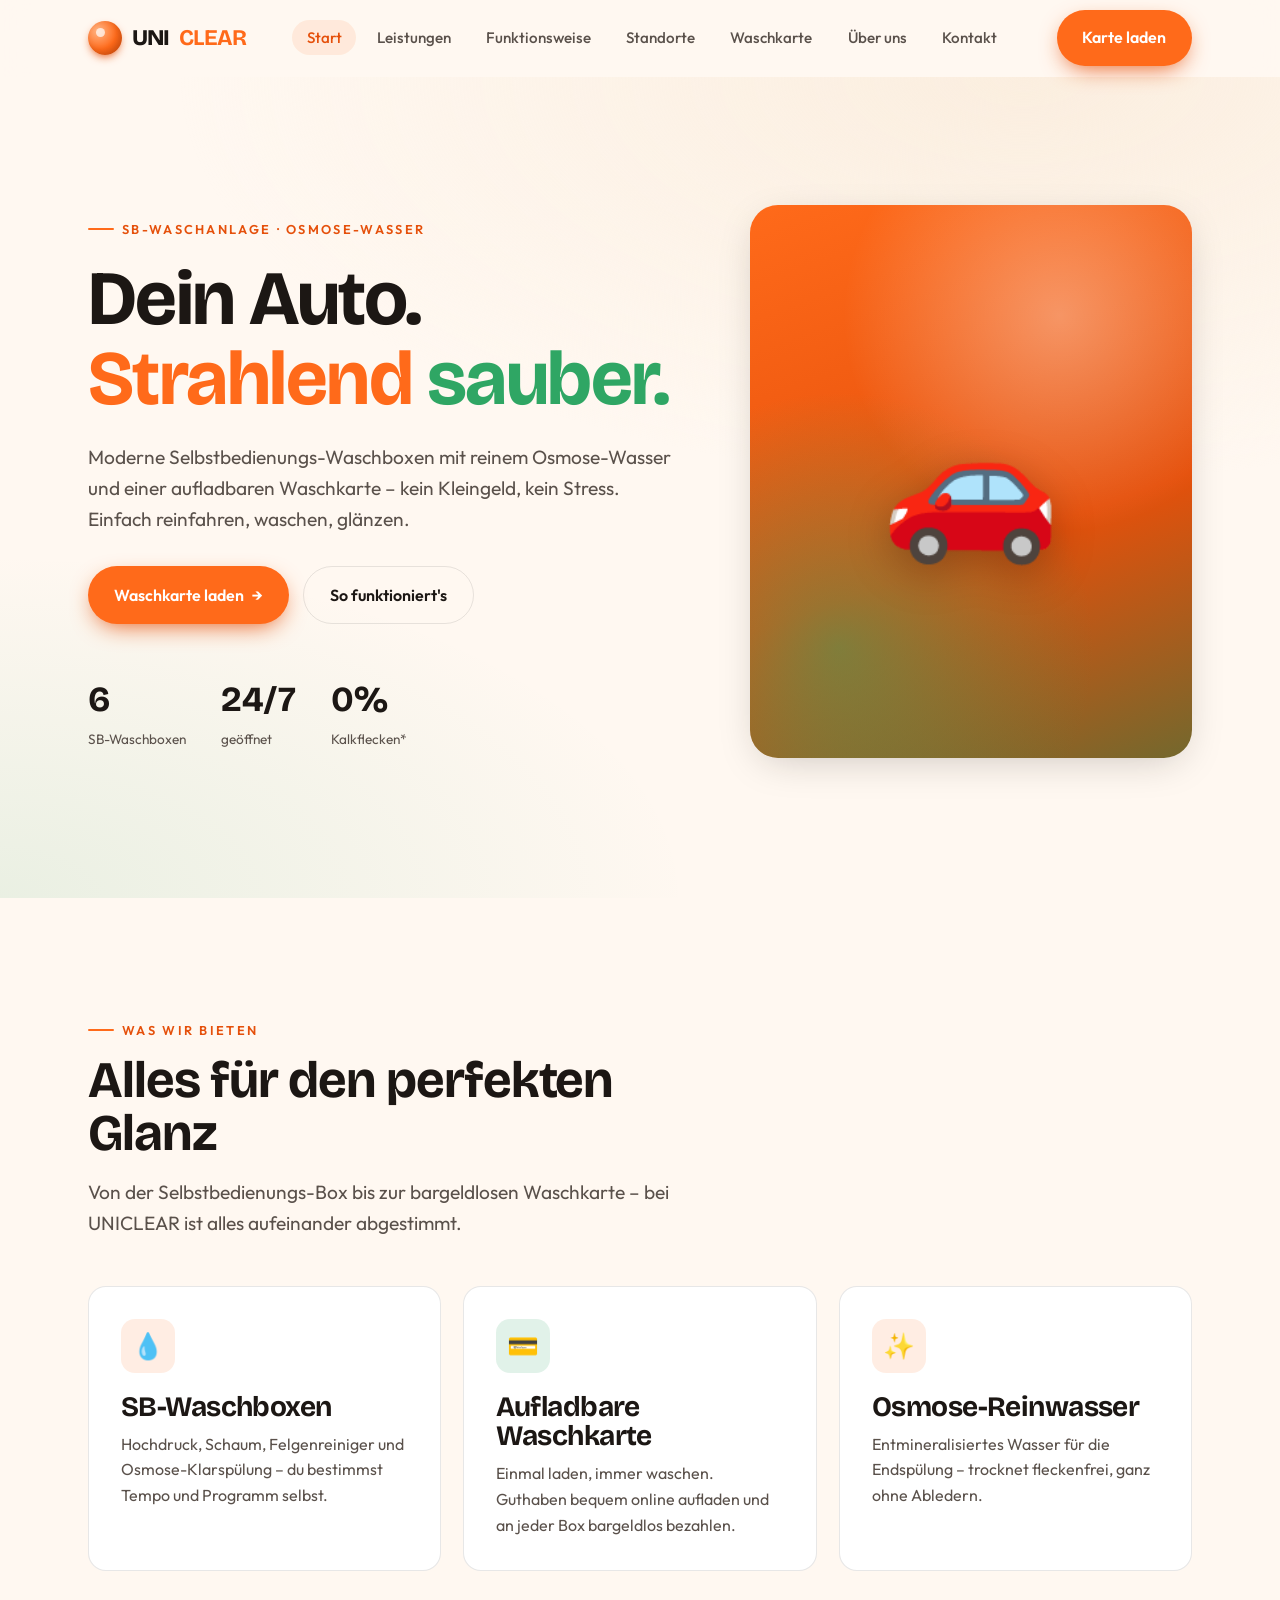
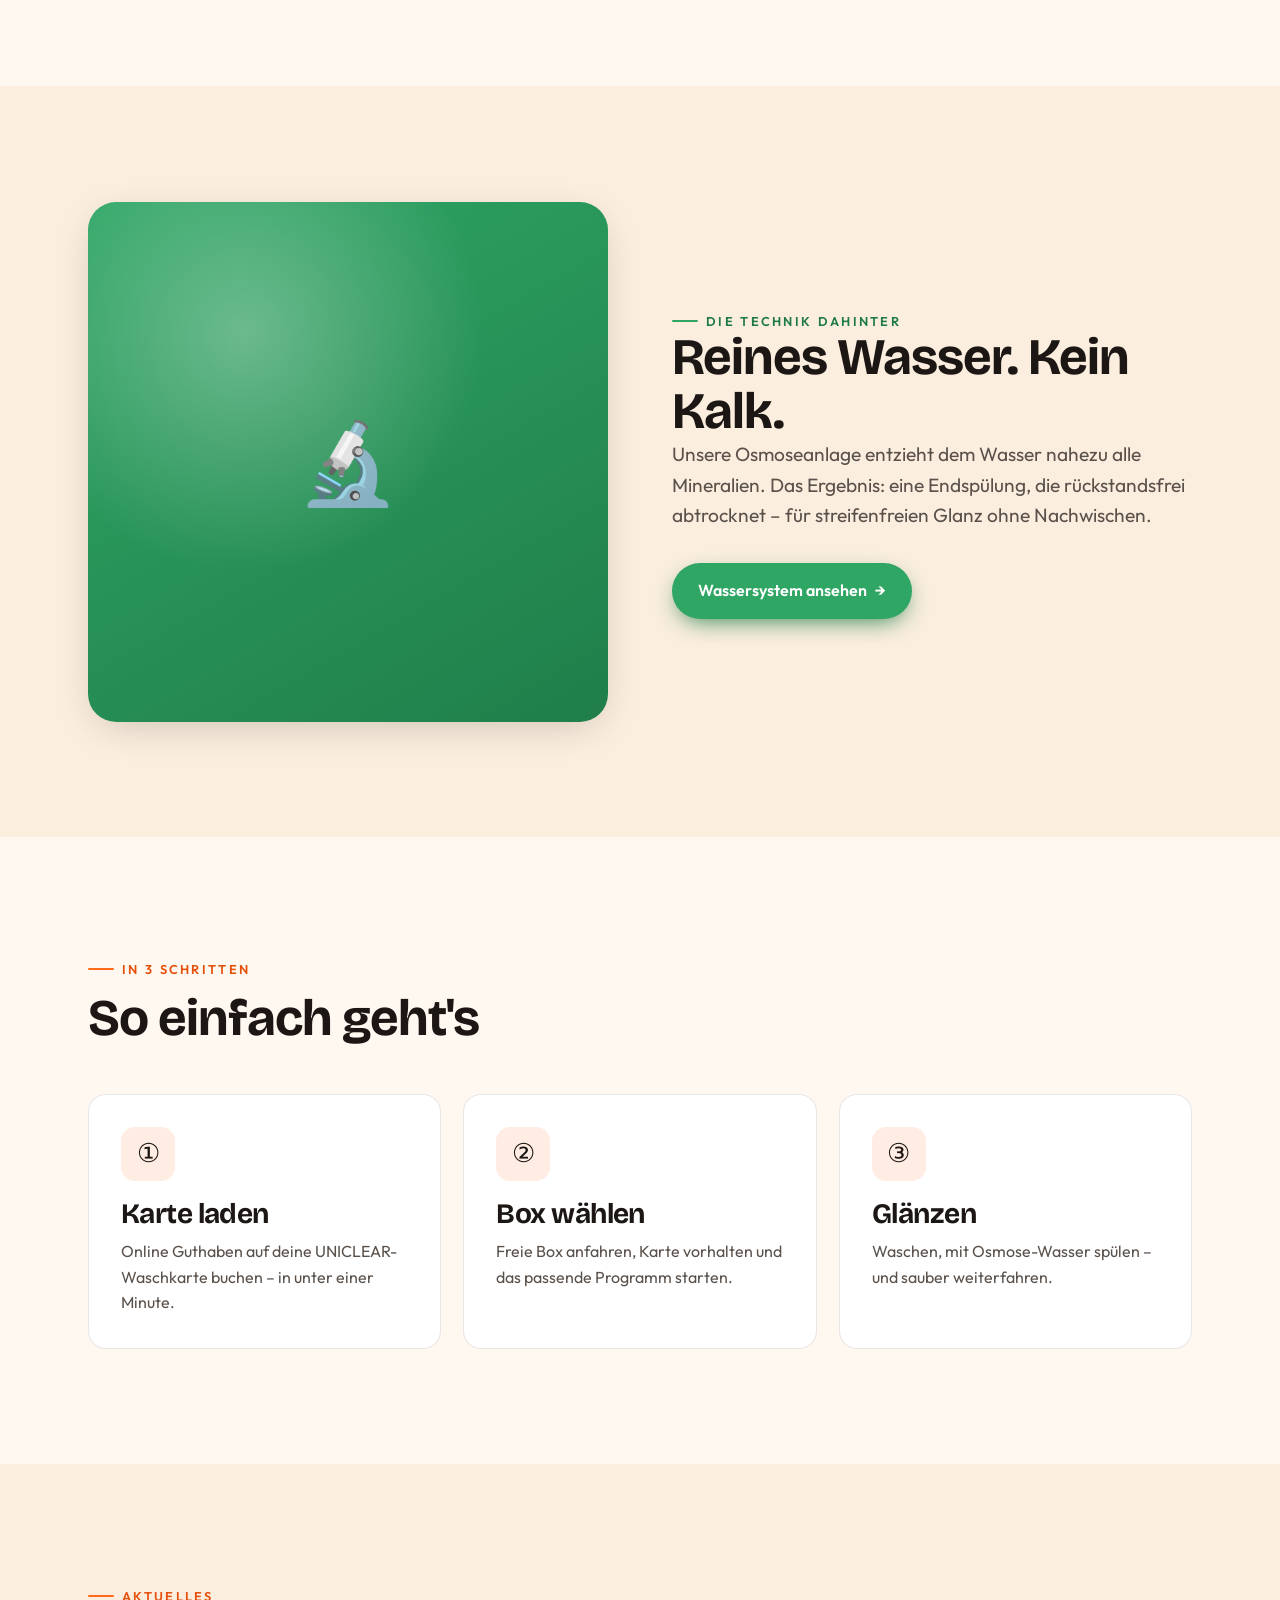
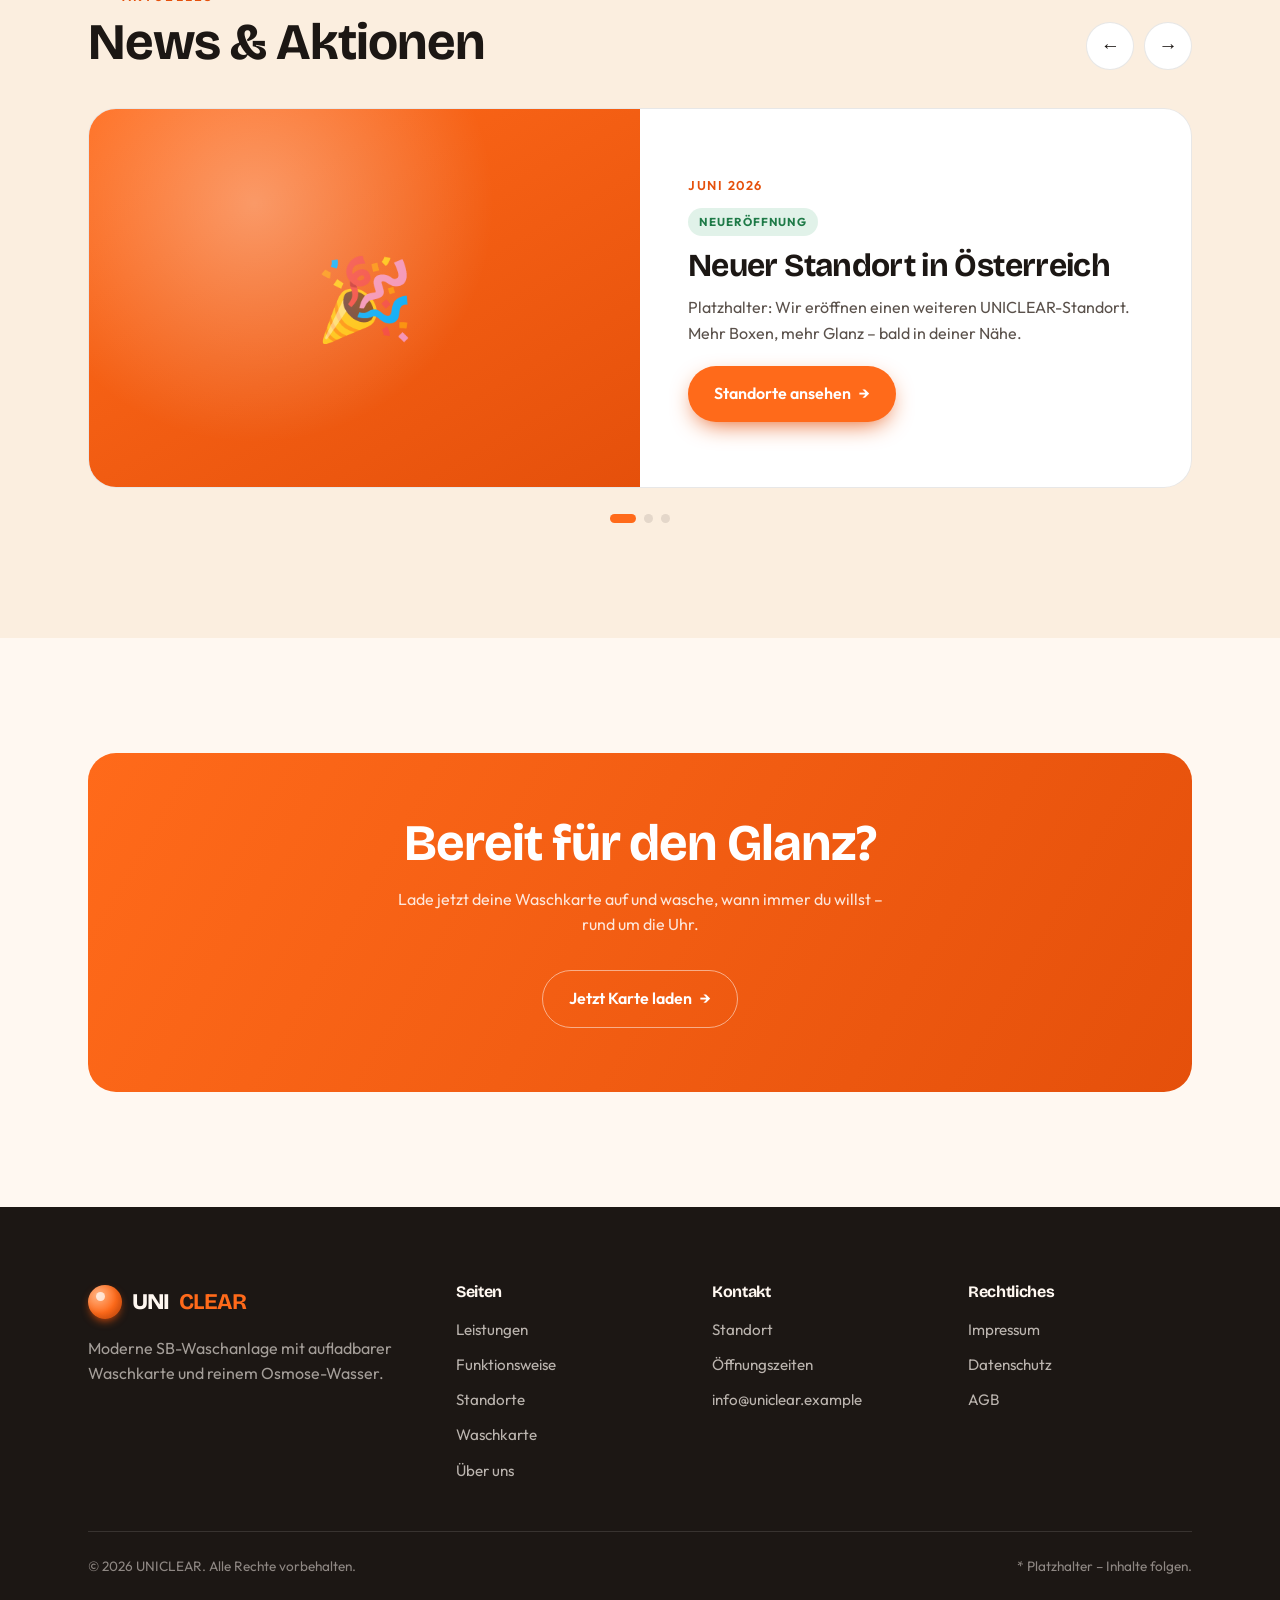
<file: index.html>
<!DOCTYPE html>
<html lang="de">
<head>
  <meta charset="UTF-8">
  <meta name="viewport" content="width=device-width, initial-scale=1.0">
  <title>UNICLEAR – Die clevere Waschanlage</title>
  <meta name="description" content="UNICLEAR – moderne SB-Waschboxen mit aufladbarer Waschkarte und reinem Osmose-Wasser. Sauber, schnell, glänzend.">
  <link rel="stylesheet" href="css/style.css">
</head>
<body>

  <!-- HEADER -->
  <header class="site-header">
    <div class="wrap nav">
      <a href="index.html" class="logo"><span class="mark"></span>UNI<b>CLEAR</b></a>
      <nav>
        <ul class="nav-links">
          <li><a href="index.html" class="active">Start</a></li>
          <li><a href="leistungen.html">Leistungen</a></li>
          <li><a href="funktion.html">Funktionsweise</a></li>
          <li><a href="standorte.html">Standorte</a></li>
          <li><a href="shop.html">Waschkarte</a></li>
          <li><a href="ueber-uns.html">Über uns</a></li>
          <li><a href="kontakt.html">Kontakt</a></li>
        </ul>
      </nav>
      <div class="nav-cta">
        <a href="shop.html" class="btn btn-primary">Karte laden</a>
        <button class="nav-toggle" aria-label="Menü" aria-expanded="false"><span></span><span></span><span></span></button>
      </div>
    </div>
  </header>

  <!-- HERO -->
  <section class="hero">
    <div class="bubble-field" data-count="18"></div>
    <div class="wrap">
      <div class="hero-grid">
        <div>
          <span class="eyebrow reveal">SB-Waschanlage · Osmose-Wasser</span>
          <h1 class="reveal" data-delay="1">Dein Auto.<br><span class="accent">Strahlend</span> <span class="accent-g">sauber.</span></h1>
          <p class="lead reveal" data-delay="2">Moderne Selbstbedienungs-Waschboxen mit reinem Osmose-Wasser und einer aufladbaren Waschkarte – kein Kleingeld, kein Stress. Einfach reinfahren, waschen, glänzen.</p>
          <div class="hero-actions reveal" data-delay="3">
            <a href="shop.html" class="btn btn-primary">Waschkarte laden <span class="arrow">→</span></a>
            <a href="funktion.html" class="btn btn-ghost">So funktioniert's</a>
          </div>
          <div class="hero-stats reveal" data-delay="3">
            <div class="stat"><div class="num">6</div><div class="lbl">SB-Waschboxen</div></div>
            <div class="stat"><div class="num">24/7</div><div class="lbl">geöffnet</div></div>
            <div class="stat"><div class="num">0%</div><div class="lbl">Kalkflecken*</div></div>
          </div>
        </div>
        <div class="hero-visual reveal" data-delay="2">
          <div class="shine"></div>
          <div class="car">🚗</div>
        </div>
      </div>
    </div>
  </section>

  <!-- LEISTUNGEN -->
  <section>
    <div class="wrap">
      <div class="section-head reveal">
        <span class="eyebrow">Was wir bieten</span>
        <h2>Alles für den perfekten Glanz</h2>
        <p class="lead">Von der Selbstbedienungs-Box bis zur bargeldlosen Waschkarte – bei UNICLEAR ist alles aufeinander abgestimmt.</p>
      </div>
      <div class="grid grid-3">
        <article class="card reveal">
          <div class="icon">💧</div>
          <h3>SB-Waschboxen</h3>
          <p>Hochdruck, Schaum, Felgenreiniger und Osmose-Klarspülung – du bestimmst Tempo und Programm selbst.</p>
        </article>
        <article class="card alt reveal" data-delay="1">
          <div class="icon">💳</div>
          <h3>Aufladbare Waschkarte</h3>
          <p>Einmal laden, immer waschen. Guthaben bequem online aufladen und an jeder Box bargeldlos bezahlen.</p>
        </article>
        <article class="card reveal" data-delay="2">
          <div class="icon">✨</div>
          <h3>Osmose-Reinwasser</h3>
          <p>Entmineralisiertes Wasser für die Endspülung – trocknet fleckenfrei, ganz ohne Abledern.</p>
        </article>
      </div>
    </div>
  </section>

  <!-- SPLIT: Osmose -->
  <section style="background: var(--cream-2);">
    <div class="wrap">
      <div class="split">
        <div class="media-box reveal">🔬</div>
        <div class="reveal" data-delay="1">
          <span class="eyebrow green">Die Technik dahinter</span>
          <h2>Reines Wasser. Kein Kalk.</h2>
          <p class="lead">Unsere Osmoseanlage entzieht dem Wasser nahezu alle Mineralien. Das Ergebnis: eine Endspülung, die rückstandsfrei abtrocknet – für streifenfreien Glanz ohne Nachwischen.</p>
          <div class="hero-actions">
            <a href="funktion.html" class="btn btn-green">Wassersystem ansehen <span class="arrow">→</span></a>
          </div>
        </div>
      </div>
    </div>
  </section>

  <!-- ABLAUF -->
  <section>
    <div class="wrap">
      <div class="section-head reveal">
        <span class="eyebrow">In 3 Schritten</span>
        <h2>So einfach geht's</h2>
      </div>
      <div class="grid grid-3">
        <div class="card reveal">
          <div class="icon">①</div>
          <h3>Karte laden</h3>
          <p>Online Guthaben auf deine UNICLEAR-Waschkarte buchen – in unter einer Minute.</p>
        </div>
        <div class="card reveal" data-delay="1">
          <div class="icon">②</div>
          <h3>Box wählen</h3>
          <p>Freie Box anfahren, Karte vorhalten und das passende Programm starten.</p>
        </div>
        <div class="card reveal" data-delay="2">
          <div class="icon">③</div>
          <h3>Glänzen</h3>
          <p>Waschen, mit Osmose-Wasser spülen – und sauber weiterfahren.</p>
        </div>
      </div>
    </div>
  </section>

  <!-- NEWS-SLIDER -->
  <section class="news">
    <div class="wrap">
      <div class="news-head reveal">
        <div>
          <span class="eyebrow">Aktuelles</span>
          <h2 style="margin-top:0.6rem;">News & Aktionen</h2>
        </div>
        <div class="news-controls">
          <button class="slider-btn" data-prev aria-label="Vorherige News">←</button>
          <button class="slider-btn" data-next aria-label="Nächste News">→</button>
        </div>
      </div>

      <div class="news-slider reveal" data-slider="6000">
        <div class="news-viewport">
          <div class="news-track">
            <div class="news-slide">
              <div class="news-slide-inner">
                <div class="news-media">🎉</div>
                <div class="news-body">
                  <span class="news-date">Juni 2026</span>
                  <span class="news-tag">Neueröffnung</span>
                  <h3>Neuer Standort in Österreich</h3>
                  <p>Platzhalter: Wir eröffnen einen weiteren UNICLEAR-Standort. Mehr Boxen, mehr Glanz – bald in deiner Nähe.</p>
                  <div style="margin-top:1.2rem;"><a href="standorte.html" class="btn btn-primary">Standorte ansehen <span class="arrow">→</span></a></div>
                </div>
              </div>
            </div>
            <div class="news-slide">
              <div class="news-slide-inner">
                <div class="news-media">💳</div>
                <div class="news-body">
                  <span class="news-date">Mai 2026</span>
                  <span class="news-tag">Aktion</span>
                  <h3>Bonus beim Karten-Aufladen</h3>
                  <p>Platzhalter: Lade jetzt Guthaben auf deine Waschkarte und erhalte extra Bonus obendrauf.</p>
                  <div style="margin-top:1.2rem;"><a href="shop.html" class="btn btn-green">Jetzt aufladen <span class="arrow">→</span></a></div>
                </div>
              </div>
            </div>
            <div class="news-slide">
              <div class="news-slide-inner">
                <div class="news-media">💧</div>
                <div class="news-body">
                  <span class="news-date">April 2026</span>
                  <span class="news-tag">Neu</span>
                  <h3>Noch reineres Osmose-Wasser</h3>
                  <p>Platzhalter: Unsere neue Osmoseanlage sorgt für noch streifenfreieren Glanz an allen Boxen.</p>
                  <div style="margin-top:1.2rem;"><a href="funktion.html" class="btn btn-ghost">Mehr erfahren <span class="arrow">→</span></a></div>
                </div>
              </div>
            </div>
          </div>
        </div>
        <div class="news-dots"></div>
      </div>
    </div>
  </section>

  <!-- CTA -->
  <section>
    <div class="wrap">
      <div class="cta-band reveal">
        <div class="bubble-field" data-count="10"></div>
        <div style="position:relative; z-index:2;">
          <h2>Bereit für den Glanz?</h2>
          <p>Lade jetzt deine Waschkarte auf und wasche, wann immer du willst – rund um die Uhr.</p>
          <a href="shop.html" class="btn btn-ghost">Jetzt Karte laden <span class="arrow">→</span></a>
        </div>
      </div>
    </div>
  </section>

  <!-- FOOTER -->
  <footer class="site-footer">
    <div class="wrap">
      <div class="footer-grid">
        <div>
          <a href="index.html" class="logo"><span class="mark"></span>UNI<b style="color:var(--orange)">CLEAR</b></a>
          <p>Moderne SB-Waschanlage mit aufladbarer Waschkarte und reinem Osmose-Wasser.</p>
        </div>
        <div class="footer-col">
          <h4>Seiten</h4>
          <ul>
            <li><a href="leistungen.html">Leistungen</a></li>
            <li><a href="funktion.html">Funktionsweise</a></li>
            <li><a href="standorte.html">Standorte</a></li>
            <li><a href="shop.html">Waschkarte</a></li>
            <li><a href="ueber-uns.html">Über uns</a></li>
          </ul>
        </div>
        <div class="footer-col">
          <h4>Kontakt</h4>
          <ul>
            <li><a href="kontakt.html">Standort</a></li>
            <li><a href="kontakt.html">Öffnungszeiten</a></li>
            <li><a href="mailto:info@uniclear.example">info@uniclear.example</a></li>
          </ul>
        </div>
        <div class="footer-col">
          <h4>Rechtliches</h4>
          <ul>
            <li><a href="#">Impressum</a></li>
            <li><a href="#">Datenschutz</a></li>
            <li><a href="#">AGB</a></li>
          </ul>
        </div>
      </div>
      <div class="footer-bottom">
        <span>© 2026 UNICLEAR. Alle Rechte vorbehalten.</span>
        <span>* Platzhalter – Inhalte folgen.</span>
      </div>
    </div>
  </footer>

  <script src="js/main.js"></script>
</body>
</html>
</file>
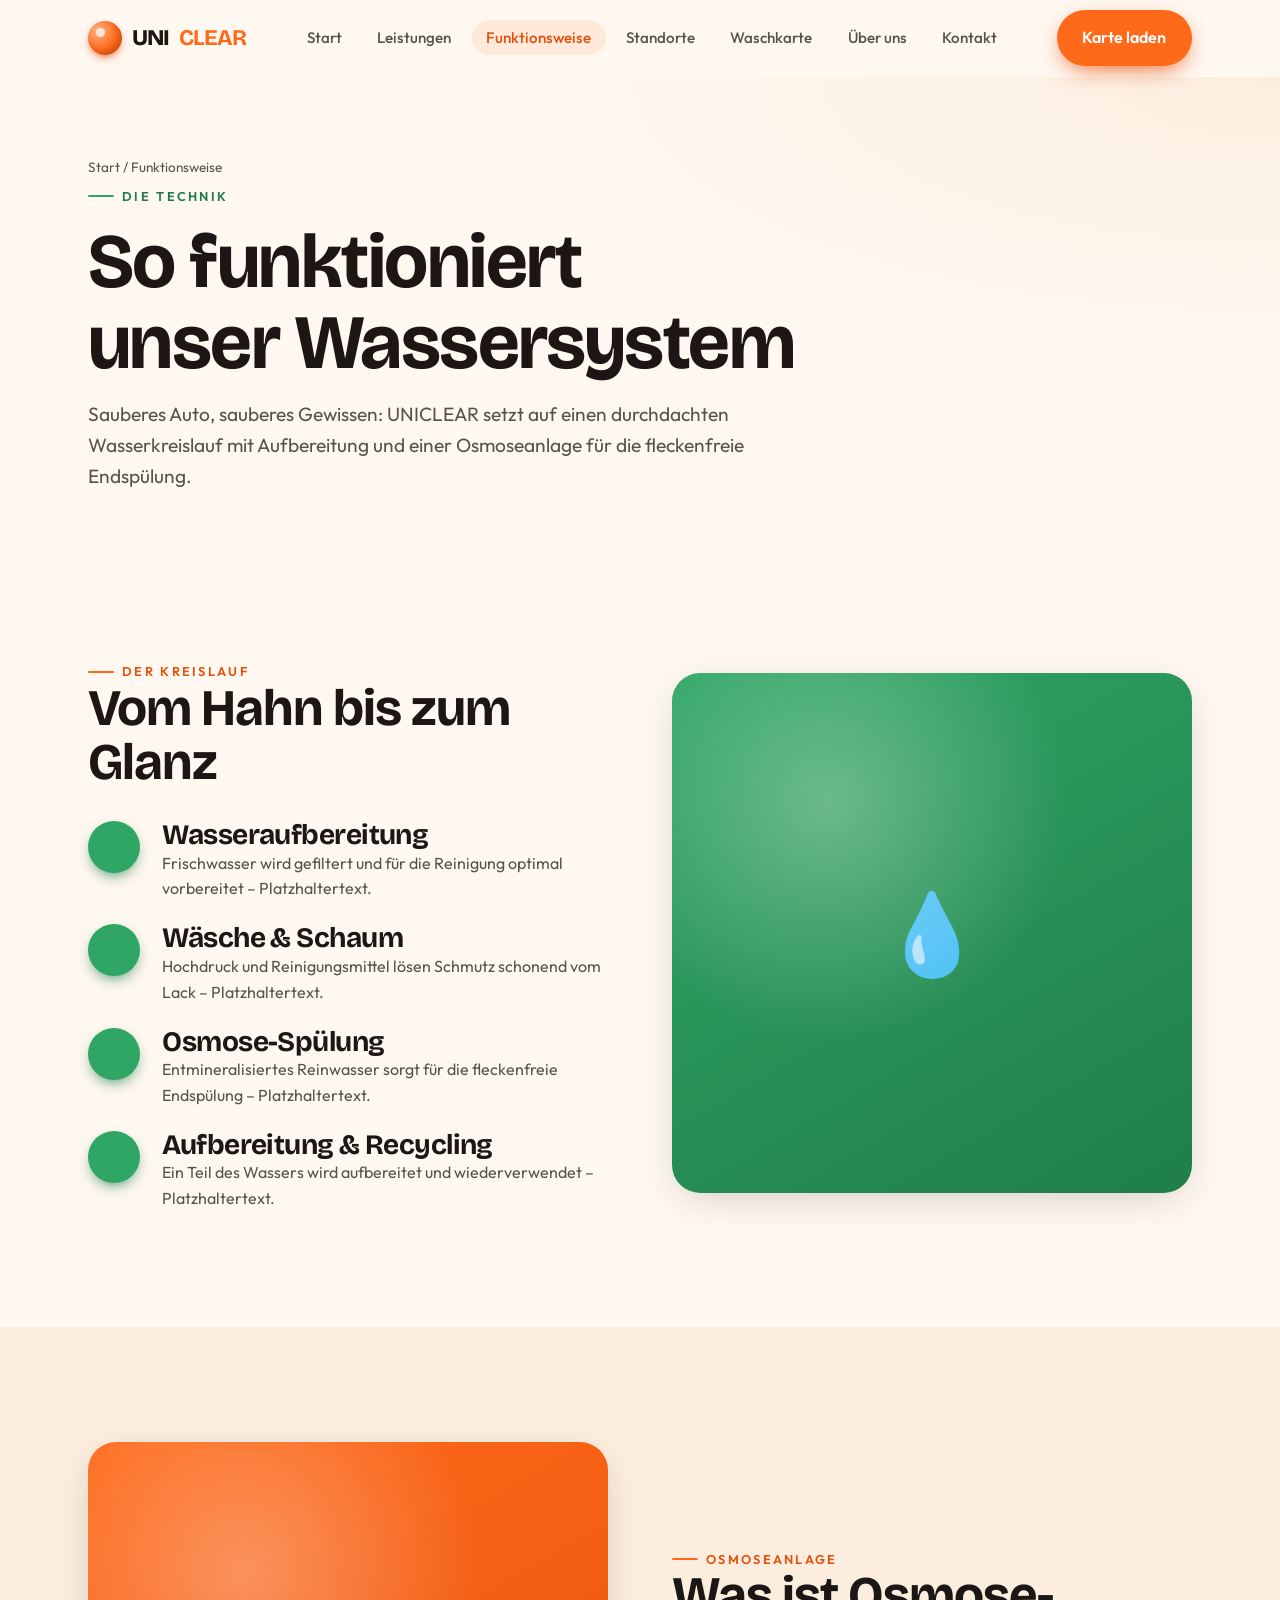
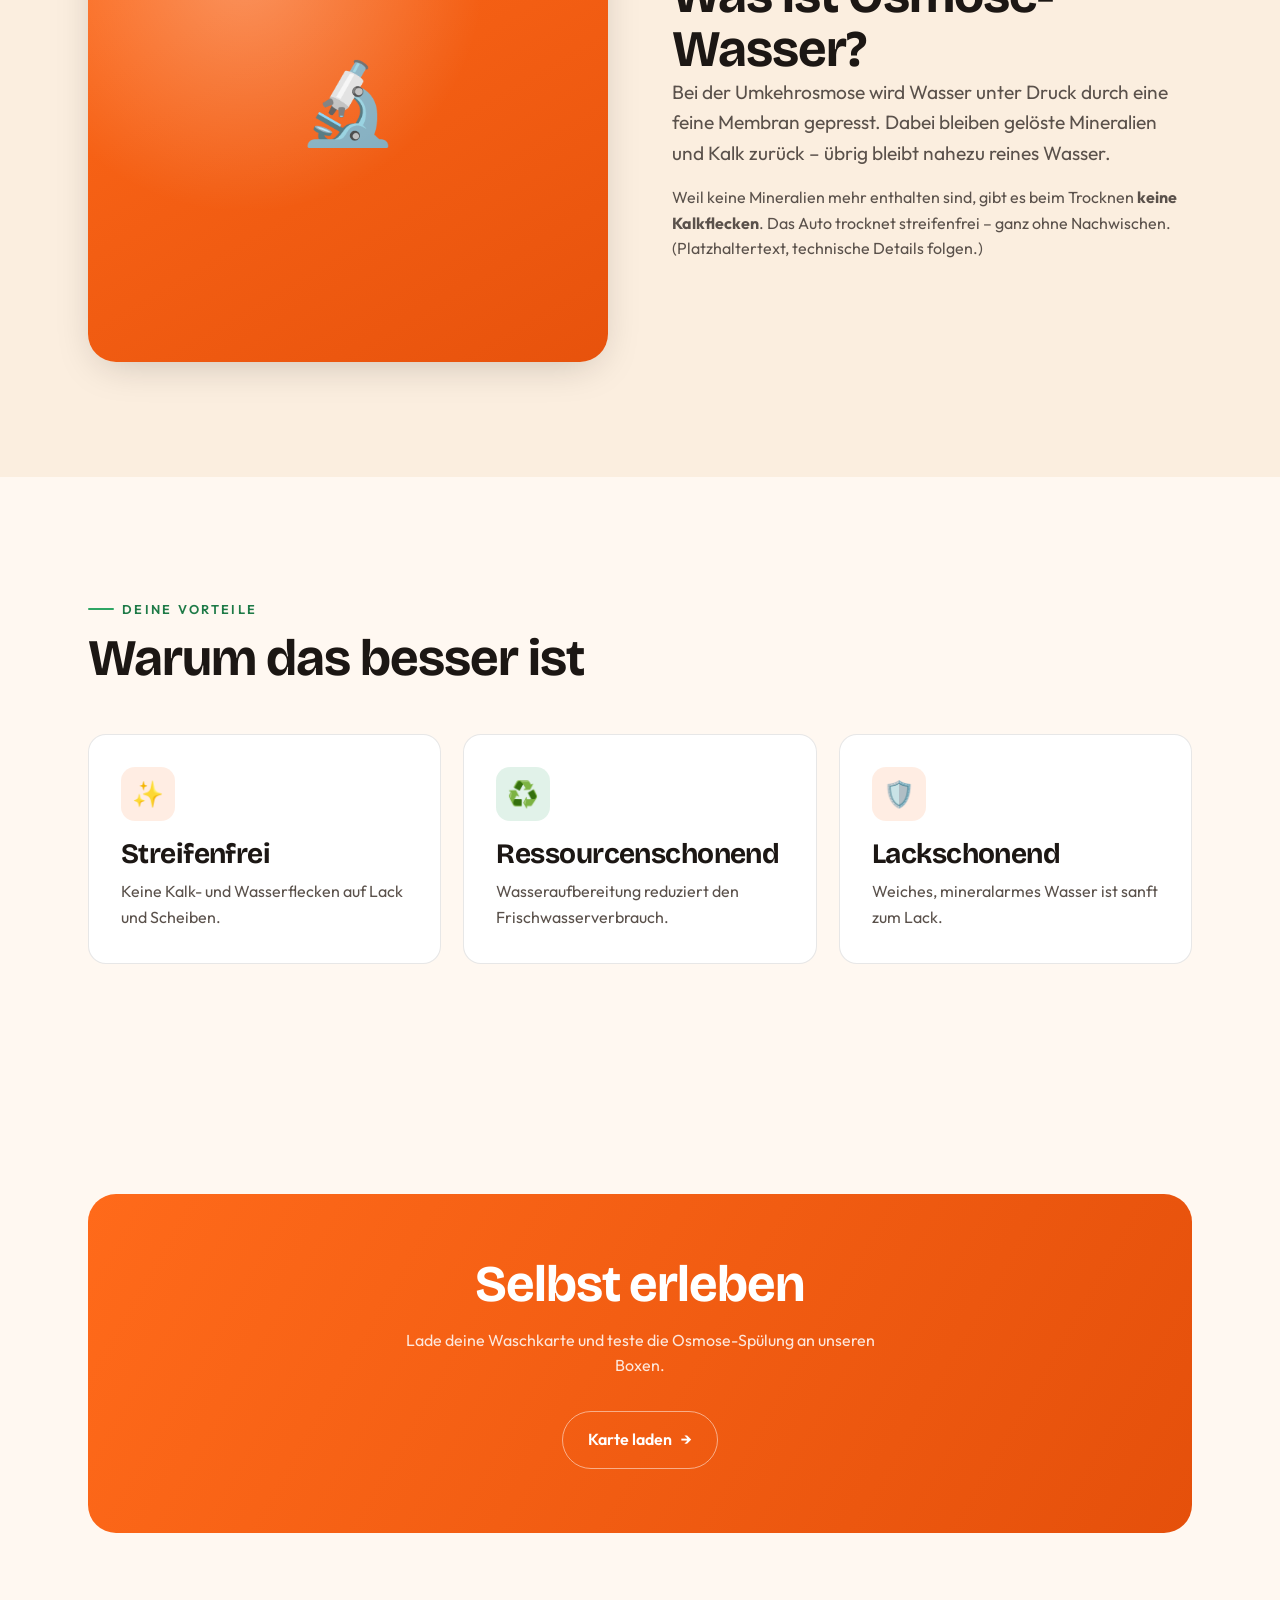
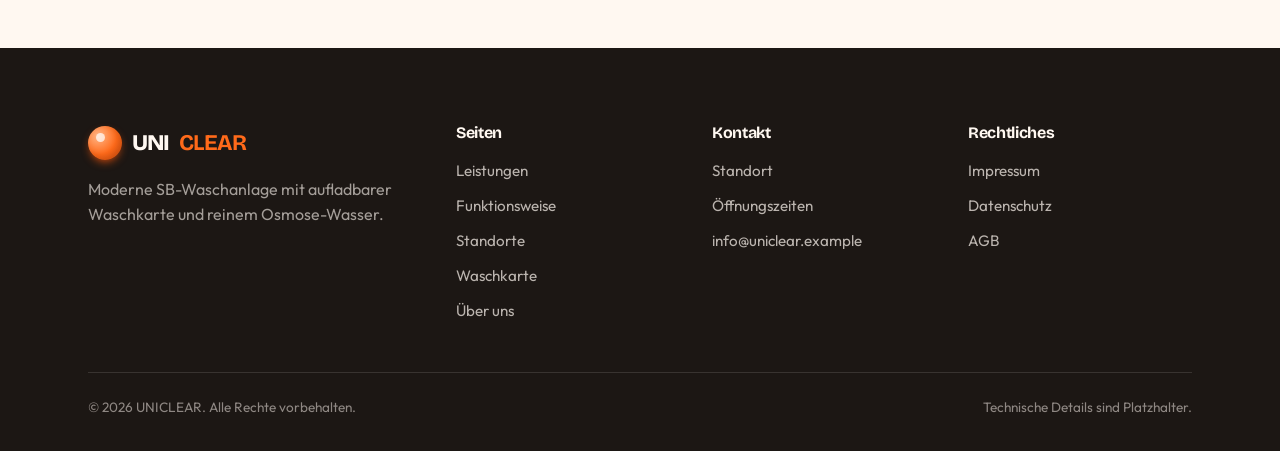
<file: funktion.html>
<!DOCTYPE html>
<html lang="de">
<head>
  <meta charset="UTF-8">
  <meta name="viewport" content="width=device-width, initial-scale=1.0">
  <title>Funktionsweise & Osmose-Wasser – UNICLEAR</title>
  <meta name="description" content="Wie die UNICLEAR-Waschanlage funktioniert: vom Wasserkreislauf bis zur Osmoseanlage für streifenfreien Glanz.">
  <link rel="stylesheet" href="css/style.css">
</head>
<body>

  <header class="site-header">
    <div class="wrap nav">
      <a href="index.html" class="logo"><span class="mark"></span>UNI<b>CLEAR</b></a>
      <nav>
        <ul class="nav-links">
          <li><a href="index.html">Start</a></li>
          <li><a href="leistungen.html">Leistungen</a></li>
          <li><a href="funktion.html" class="active">Funktionsweise</a></li>
          <li><a href="standorte.html">Standorte</a></li>
          <li><a href="shop.html">Waschkarte</a></li>
          <li><a href="ueber-uns.html">Über uns</a></li>
          <li><a href="kontakt.html">Kontakt</a></li>
        </ul>
      </nav>
      <div class="nav-cta">
        <a href="shop.html" class="btn btn-primary">Karte laden</a>
        <button class="nav-toggle" aria-label="Menü" aria-expanded="false"><span></span><span></span><span></span></button>
      </div>
    </div>
  </header>

  <section class="page-hero">
    <div class="bubble-field" data-count="12"></div>
    <div class="wrap">
      <div class="breadcrumb reveal"><a href="index.html">Start</a> / Funktionsweise</div>
      <span class="eyebrow green reveal">Die Technik</span>
      <h1 class="reveal" data-delay="1">So funktioniert<br>unser Wassersystem</h1>
      <p class="lead reveal" data-delay="2">Sauberes Auto, sauberes Gewissen: UNICLEAR setzt auf einen durchdachten Wasserkreislauf mit Aufbereitung und einer Osmoseanlage für die fleckenfreie Endspülung.</p>
    </div>
  </section>

  <!-- Wasserkreislauf in Schritten -->
  <section>
    <div class="wrap">
      <div class="split">
        <div class="reveal">
          <span class="eyebrow">Der Kreislauf</span>
          <h2>Vom Hahn bis zum Glanz</h2>
          <div class="steps" style="margin-top:2rem;">
            <div class="step reveal"><div class="num-badge"></div><div><h3>Wasseraufbereitung</h3><p>Frischwasser wird gefiltert und für die Reinigung optimal vorbereitet – Platzhaltertext.</p></div></div>
            <div class="step reveal" data-delay="1"><div class="num-badge"></div><div><h3>Wäsche & Schaum</h3><p>Hochdruck und Reinigungsmittel lösen Schmutz schonend vom Lack – Platzhaltertext.</p></div></div>
            <div class="step reveal" data-delay="2"><div class="num-badge"></div><div><h3>Osmose-Spülung</h3><p>Entmineralisiertes Reinwasser sorgt für die fleckenfreie Endspülung – Platzhaltertext.</p></div></div>
            <div class="step reveal" data-delay="3"><div class="num-badge"></div><div><h3>Aufbereitung & Recycling</h3><p>Ein Teil des Wassers wird aufbereitet und wiederverwendet – Platzhaltertext.</p></div></div>
          </div>
        </div>
        <div class="media-box reveal" data-delay="1">💧</div>
      </div>
    </div>
  </section>

  <!-- Osmose erklärt -->
  <section style="background: var(--cream-2);">
    <div class="wrap">
      <div class="split">
        <div class="media-box orange reveal">🔬</div>
        <div class="reveal" data-delay="1">
          <span class="eyebrow">Osmoseanlage</span>
          <h2>Was ist Osmose-Wasser?</h2>
          <p class="lead">Bei der Umkehrosmose wird Wasser unter Druck durch eine feine Membran gepresst. Dabei bleiben gelöste Mineralien und Kalk zurück – übrig bleibt nahezu reines Wasser.</p>
          <p style="margin-top:1rem;">Weil keine Mineralien mehr enthalten sind, gibt es beim Trocknen <b>keine Kalkflecken</b>. Das Auto trocknet streifenfrei – ganz ohne Nachwischen. (Platzhaltertext, technische Details folgen.)</p>
        </div>
      </div>
    </div>
  </section>

  <!-- Vorteile -->
  <section>
    <div class="wrap">
      <div class="section-head reveal"><span class="eyebrow green">Deine Vorteile</span><h2>Warum das besser ist</h2></div>
      <div class="grid grid-3">
        <div class="card reveal"><div class="icon">✨</div><h3>Streifenfrei</h3><p>Keine Kalk- und Wasserflecken auf Lack und Scheiben.</p></div>
        <div class="card alt reveal" data-delay="1"><div class="icon">♻️</div><h3>Ressourcenschonend</h3><p>Wasseraufbereitung reduziert den Frischwasserverbrauch.</p></div>
        <div class="card reveal" data-delay="2"><div class="icon">🛡️</div><h3>Lackschonend</h3><p>Weiches, mineralarmes Wasser ist sanft zum Lack.</p></div>
      </div>
    </div>
  </section>

  <section>
    <div class="wrap">
      <div class="cta-band reveal">
        <div class="bubble-field" data-count="10"></div>
        <div style="position:relative; z-index:2;">
          <h2>Selbst erleben</h2>
          <p>Lade deine Waschkarte und teste die Osmose-Spülung an unseren Boxen.</p>
          <a href="shop.html" class="btn btn-ghost">Karte laden <span class="arrow">→</span></a>
        </div>
      </div>
    </div>
  </section>

  <footer class="site-footer">
    <div class="wrap">
      <div class="footer-grid">
        <div><a href="index.html" class="logo"><span class="mark"></span>UNI<b style="color:var(--orange)">CLEAR</b></a><p>Moderne SB-Waschanlage mit aufladbarer Waschkarte und reinem Osmose-Wasser.</p></div>
        <div class="footer-col"><h4>Seiten</h4><ul><li><a href="leistungen.html">Leistungen</a></li><li><a href="funktion.html">Funktionsweise</a></li><li><a href="standorte.html">Standorte</a></li><li><a href="shop.html">Waschkarte</a></li><li><a href="ueber-uns.html">Über uns</a></li></ul></div>
        <div class="footer-col"><h4>Kontakt</h4><ul><li><a href="kontakt.html">Standort</a></li><li><a href="kontakt.html">Öffnungszeiten</a></li><li><a href="mailto:info@uniclear.example">info@uniclear.example</a></li></ul></div>
        <div class="footer-col"><h4>Rechtliches</h4><ul><li><a href="#">Impressum</a></li><li><a href="#">Datenschutz</a></li><li><a href="#">AGB</a></li></ul></div>
      </div>
      <div class="footer-bottom"><span>© 2026 UNICLEAR. Alle Rechte vorbehalten.</span><span>Technische Details sind Platzhalter.</span></div>
    </div>
  </footer>

  <script src="js/main.js"></script>
</body>
</html>
</file>
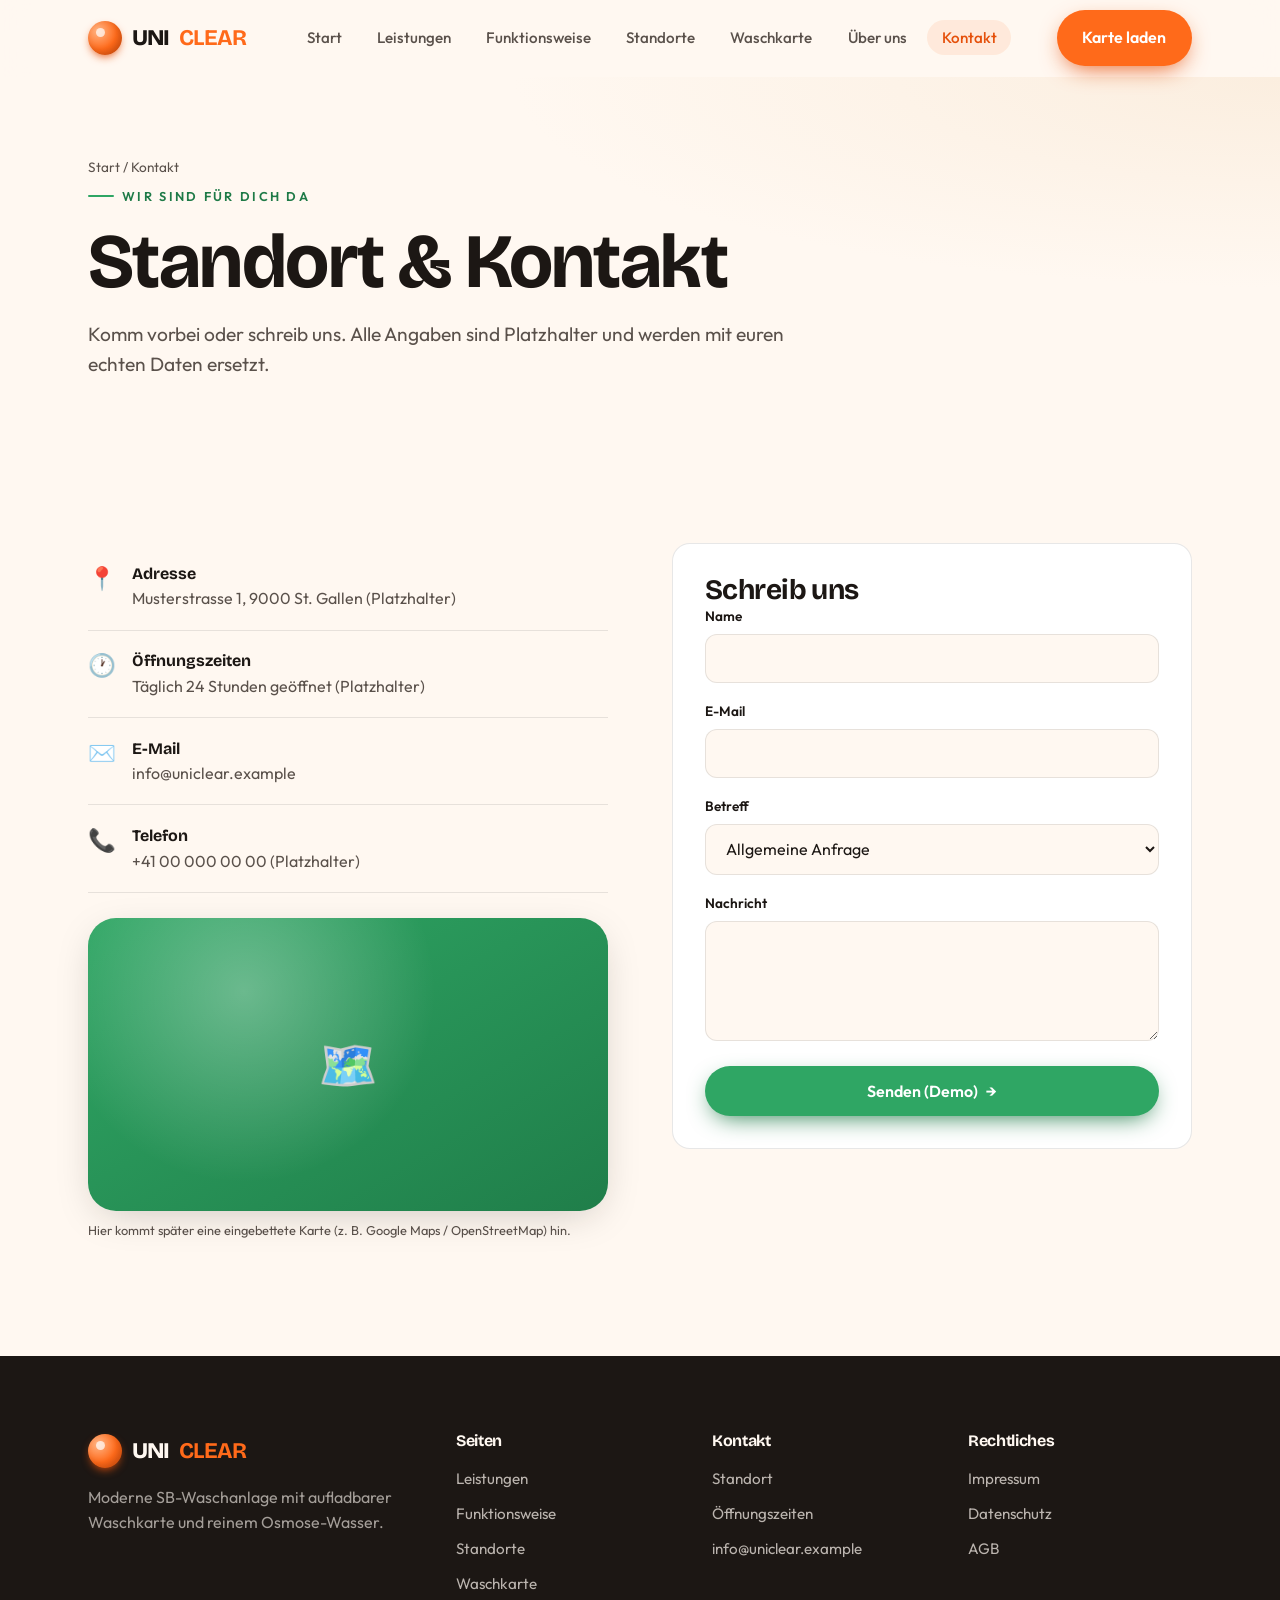
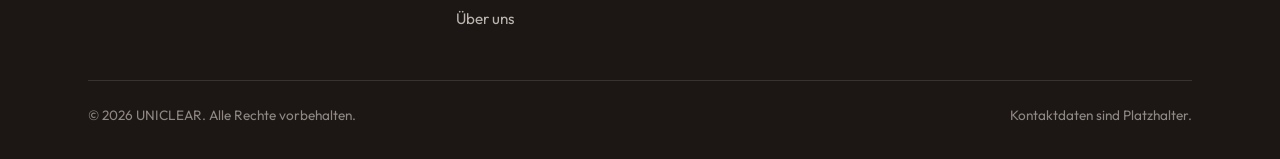
<file: kontakt.html>
<!DOCTYPE html>
<html lang="de">
<head>
  <meta charset="UTF-8">
  <meta name="viewport" content="width=device-width, initial-scale=1.0">
  <title>Kontakt & Standort – UNICLEAR</title>
  <meta name="description" content="Standort, Öffnungszeiten und Kontakt zur UNICLEAR Waschanlage.">
  <link rel="stylesheet" href="css/style.css">
</head>
<body>

  <header class="site-header">
    <div class="wrap nav">
      <a href="index.html" class="logo"><span class="mark"></span>UNI<b>CLEAR</b></a>
      <nav>
        <ul class="nav-links">
          <li><a href="index.html">Start</a></li>
          <li><a href="leistungen.html">Leistungen</a></li>
          <li><a href="funktion.html">Funktionsweise</a></li>
          <li><a href="standorte.html">Standorte</a></li>
          <li><a href="shop.html">Waschkarte</a></li>
          <li><a href="ueber-uns.html">Über uns</a></li>
          <li><a href="kontakt.html" class="active">Kontakt</a></li>
        </ul>
      </nav>
      <div class="nav-cta">
        <a href="shop.html" class="btn btn-primary">Karte laden</a>
        <button class="nav-toggle" aria-label="Menü" aria-expanded="false"><span></span><span></span><span></span></button>
      </div>
    </div>
  </header>

  <section class="page-hero">
    <div class="bubble-field" data-count="12"></div>
    <div class="wrap">
      <div class="breadcrumb reveal"><a href="index.html">Start</a> / Kontakt</div>
      <span class="eyebrow green reveal">Wir sind für dich da</span>
      <h1 class="reveal" data-delay="1">Standort & Kontakt</h1>
      <p class="lead reveal" data-delay="2">Komm vorbei oder schreib uns. Alle Angaben sind Platzhalter und werden mit euren echten Daten ersetzt.</p>
    </div>
  </section>

  <section>
    <div class="wrap">
      <div class="split" style="align-items:start;">
        <!-- Infos -->
        <div class="reveal">
          <div class="info-row"><span class="ico">📍</span><div><b>Adresse</b><p>Musterstrasse 1, 9000 St. Gallen (Platzhalter)</p></div></div>
          <div class="info-row"><span class="ico">🕐</span><div><b>Öffnungszeiten</b><p>Täglich 24 Stunden geöffnet (Platzhalter)</p></div></div>
          <div class="info-row"><span class="ico">✉️</span><div><b>E-Mail</b><p><a href="mailto:info@uniclear.example">info@uniclear.example</a></p></div></div>
          <div class="info-row"><span class="ico">📞</span><div><b>Telefon</b><p>+41 00 000 00 00 (Platzhalter)</p></div></div>

          <div class="media-box reveal" style="aspect-ratio:16/9; margin-top:1.6rem; font-size:3rem;">🗺️</div>
          <p style="font-size:0.8rem; margin-top:0.6rem;">Hier kommt später eine eingebettete Karte (z. B. Google Maps / OpenStreetMap) hin.</p>
        </div>

        <!-- Formular -->
        <div class="topup reveal" data-delay="1">
          <h3>Schreib uns</h3>
          <form id="contact-form">
            <div class="field"><label for="name">Name</label><input type="text" id="name" required></div>
            <div class="field"><label for="cmail">E-Mail</label><input type="email" id="cmail" required></div>
            <div class="field"><label for="subject">Betreff</label>
              <select id="subject">
                <option>Allgemeine Anfrage</option>
                <option>Waschkarte / Guthaben</option>
                <option>Technisches Problem an der Box</option>
                <option>Feedback</option>
              </select>
            </div>
            <div class="field"><label for="msg">Nachricht</label><textarea id="msg" required></textarea></div>
            <button type="submit" class="btn btn-green" style="width:100%; justify-content:center;">Senden (Demo) <span class="arrow">→</span></button>
            <p id="contact-note" style="display:none; margin-top:1rem; color:var(--green-deep); font-weight:600;"></p>
          </form>
        </div>
      </div>
    </div>
  </section>

  <footer class="site-footer">
    <div class="wrap">
      <div class="footer-grid">
        <div><a href="index.html" class="logo"><span class="mark"></span>UNI<b style="color:var(--orange)">CLEAR</b></a><p>Moderne SB-Waschanlage mit aufladbarer Waschkarte und reinem Osmose-Wasser.</p></div>
        <div class="footer-col"><h4>Seiten</h4><ul><li><a href="leistungen.html">Leistungen</a></li><li><a href="funktion.html">Funktionsweise</a></li><li><a href="standorte.html">Standorte</a></li><li><a href="shop.html">Waschkarte</a></li><li><a href="ueber-uns.html">Über uns</a></li></ul></div>
        <div class="footer-col"><h4>Kontakt</h4><ul><li><a href="kontakt.html">Standort</a></li><li><a href="kontakt.html">Öffnungszeiten</a></li><li><a href="mailto:info@uniclear.example">info@uniclear.example</a></li></ul></div>
        <div class="footer-col"><h4>Rechtliches</h4><ul><li><a href="#">Impressum</a></li><li><a href="#">Datenschutz</a></li><li><a href="#">AGB</a></li></ul></div>
      </div>
      <div class="footer-bottom"><span>© 2026 UNICLEAR. Alle Rechte vorbehalten.</span><span>Kontaktdaten sind Platzhalter.</span></div>
    </div>
  </footer>

  <script src="js/main.js"></script>
</body>
</html>
</file>
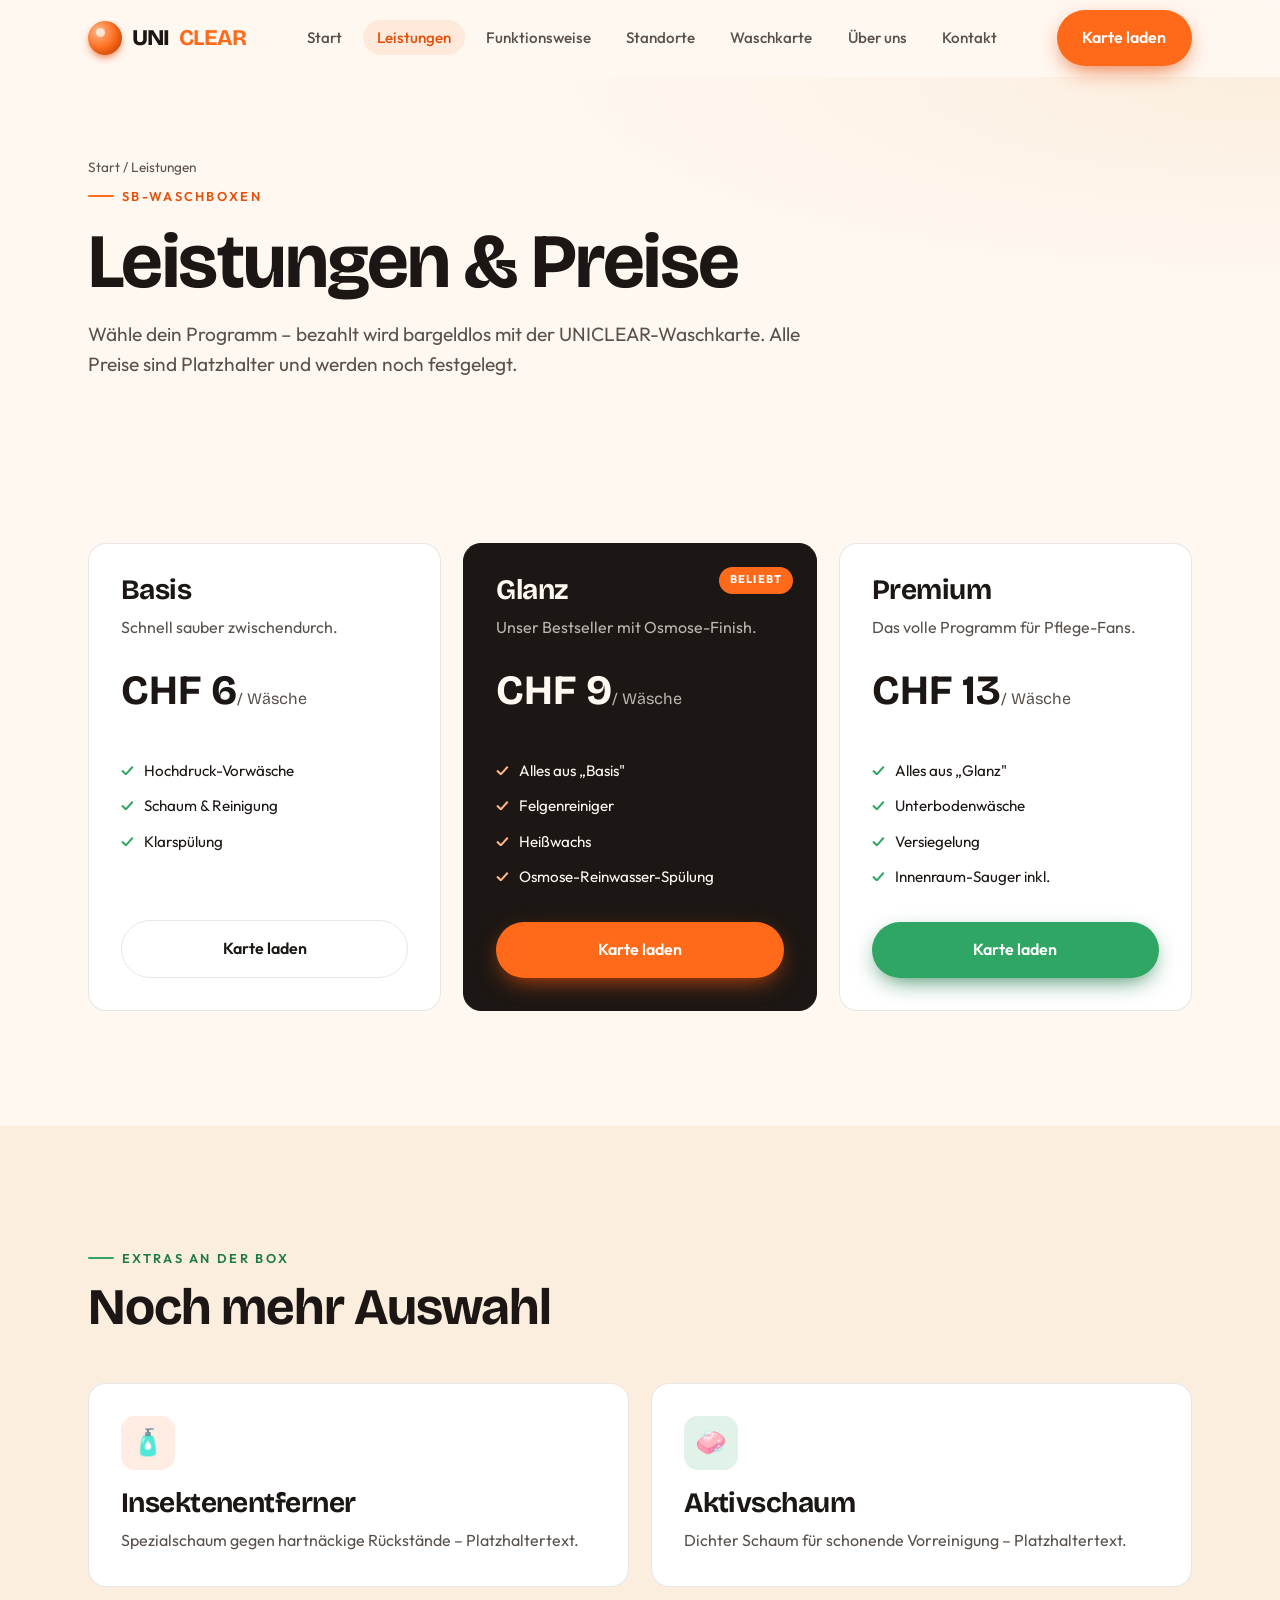
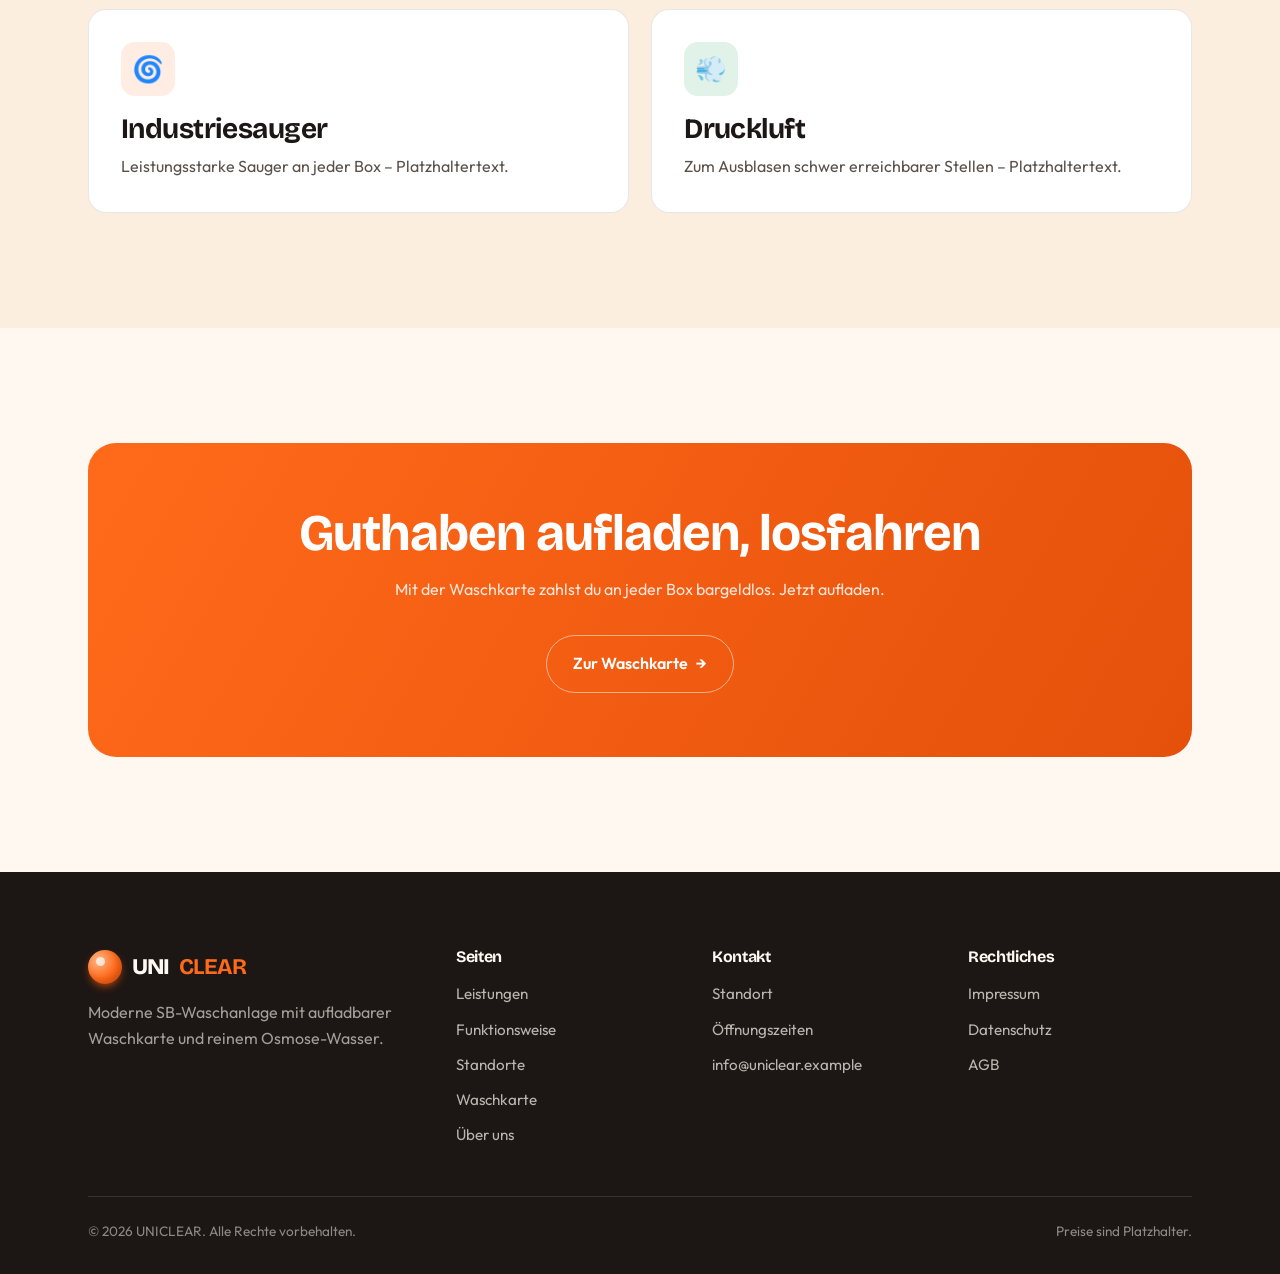
<file: leistungen.html>
<!DOCTYPE html>
<html lang="de">
<head>
  <meta charset="UTF-8">
  <meta name="viewport" content="width=device-width, initial-scale=1.0">
  <title>Leistungen & Preise – UNICLEAR</title>
  <meta name="description" content="SB-Waschboxen, Programme und Preise bei UNICLEAR – bargeldlos mit der aufladbaren Waschkarte.">
  <link rel="stylesheet" href="css/style.css">
</head>
<body>

  <header class="site-header">
    <div class="wrap nav">
      <a href="index.html" class="logo"><span class="mark"></span>UNI<b>CLEAR</b></a>
      <nav>
        <ul class="nav-links">
          <li><a href="index.html">Start</a></li>
          <li><a href="leistungen.html" class="active">Leistungen</a></li>
          <li><a href="funktion.html">Funktionsweise</a></li>
          <li><a href="standorte.html">Standorte</a></li>
          <li><a href="shop.html">Waschkarte</a></li>
          <li><a href="ueber-uns.html">Über uns</a></li>
          <li><a href="kontakt.html">Kontakt</a></li>
        </ul>
      </nav>
      <div class="nav-cta">
        <a href="shop.html" class="btn btn-primary">Karte laden</a>
        <button class="nav-toggle" aria-label="Menü" aria-expanded="false"><span></span><span></span><span></span></button>
      </div>
    </div>
  </header>

  <section class="page-hero">
    <div class="bubble-field" data-count="12"></div>
    <div class="wrap">
      <div class="breadcrumb reveal"><a href="index.html">Start</a> / Leistungen</div>
      <span class="eyebrow reveal">SB-Waschboxen</span>
      <h1 class="reveal" data-delay="1">Leistungen & Preise</h1>
      <p class="lead reveal" data-delay="2">Wähle dein Programm – bezahlt wird bargeldlos mit der UNICLEAR-Waschkarte. Alle Preise sind Platzhalter und werden noch festgelegt.</p>
    </div>
  </section>

  <!-- Programme -->
  <section>
    <div class="wrap">
      <div class="grid grid-3">
        <article class="price-card card reveal">
          <h3>Basis</h3>
          <p>Schnell sauber zwischendurch.</p>
          <div class="price">CHF 6<small>/ Wäsche</small></div>
          <ul class="feat-list">
            <li>Hochdruck-Vorwäsche</li>
            <li>Schaum & Reinigung</li>
            <li>Klarspülung</li>
          </ul>
          <a href="shop.html" class="btn btn-ghost">Karte laden</a>
        </article>

        <article class="price-card card featured reveal" data-delay="1">
          <span class="badge">Beliebt</span>
          <h3>Glanz</h3>
          <p>Unser Bestseller mit Osmose-Finish.</p>
          <div class="price">CHF 9<small>/ Wäsche</small></div>
          <ul class="feat-list">
            <li>Alles aus „Basis"</li>
            <li>Felgenreiniger</li>
            <li>Heißwachs</li>
            <li>Osmose-Reinwasser-Spülung</li>
          </ul>
          <a href="shop.html" class="btn btn-primary">Karte laden</a>
        </article>

        <article class="price-card card alt reveal" data-delay="2">
          <h3>Premium</h3>
          <p>Das volle Programm für Pflege-Fans.</p>
          <div class="price">CHF 13<small>/ Wäsche</small></div>
          <ul class="feat-list">
            <li>Alles aus „Glanz"</li>
            <li>Unterbodenwäsche</li>
            <li>Versiegelung</li>
            <li>Innenraum-Sauger inkl.</li>
          </ul>
          <a href="shop.html" class="btn btn-green">Karte laden</a>
        </article>
      </div>
    </div>
  </section>

  <!-- Zusatzleistungen -->
  <section style="background: var(--cream-2);">
    <div class="wrap">
      <div class="section-head reveal">
        <span class="eyebrow green">Extras an der Box</span>
        <h2>Noch mehr Auswahl</h2>
      </div>
      <div class="grid grid-2">
        <div class="card reveal"><div class="icon">🧴</div><h3>Insektenentferner</h3><p>Spezialschaum gegen hartnäckige Rückstände – Platzhaltertext.</p></div>
        <div class="card alt reveal" data-delay="1"><div class="icon">🧼</div><h3>Aktivschaum</h3><p>Dichter Schaum für schonende Vorreinigung – Platzhaltertext.</p></div>
        <div class="card reveal"><div class="icon">🌀</div><h3>Industriesauger</h3><p>Leistungsstarke Sauger an jeder Box – Platzhaltertext.</p></div>
        <div class="card alt reveal" data-delay="1"><div class="icon">💨</div><h3>Druckluft</h3><p>Zum Ausblasen schwer erreichbarer Stellen – Platzhaltertext.</p></div>
      </div>
    </div>
  </section>

  <section>
    <div class="wrap">
      <div class="cta-band reveal">
        <div class="bubble-field" data-count="10"></div>
        <div style="position:relative; z-index:2;">
          <h2>Guthaben aufladen, losfahren</h2>
          <p>Mit der Waschkarte zahlst du an jeder Box bargeldlos. Jetzt aufladen.</p>
          <a href="shop.html" class="btn btn-ghost">Zur Waschkarte <span class="arrow">→</span></a>
        </div>
      </div>
    </div>
  </section>

  <footer class="site-footer">
    <div class="wrap">
      <div class="footer-grid">
        <div>
          <a href="index.html" class="logo"><span class="mark"></span>UNI<b style="color:var(--orange)">CLEAR</b></a>
          <p>Moderne SB-Waschanlage mit aufladbarer Waschkarte und reinem Osmose-Wasser.</p>
        </div>
        <div class="footer-col"><h4>Seiten</h4><ul><li><a href="leistungen.html">Leistungen</a></li><li><a href="funktion.html">Funktionsweise</a></li><li><a href="standorte.html">Standorte</a></li><li><a href="shop.html">Waschkarte</a></li><li><a href="ueber-uns.html">Über uns</a></li></ul></div>
        <div class="footer-col"><h4>Kontakt</h4><ul><li><a href="kontakt.html">Standort</a></li><li><a href="kontakt.html">Öffnungszeiten</a></li><li><a href="mailto:info@uniclear.example">info@uniclear.example</a></li></ul></div>
        <div class="footer-col"><h4>Rechtliches</h4><ul><li><a href="#">Impressum</a></li><li><a href="#">Datenschutz</a></li><li><a href="#">AGB</a></li></ul></div>
      </div>
      <div class="footer-bottom"><span>© 2026 UNICLEAR. Alle Rechte vorbehalten.</span><span>Preise sind Platzhalter.</span></div>
    </div>
  </footer>

  <script src="js/main.js"></script>
</body>
</html>
</file>
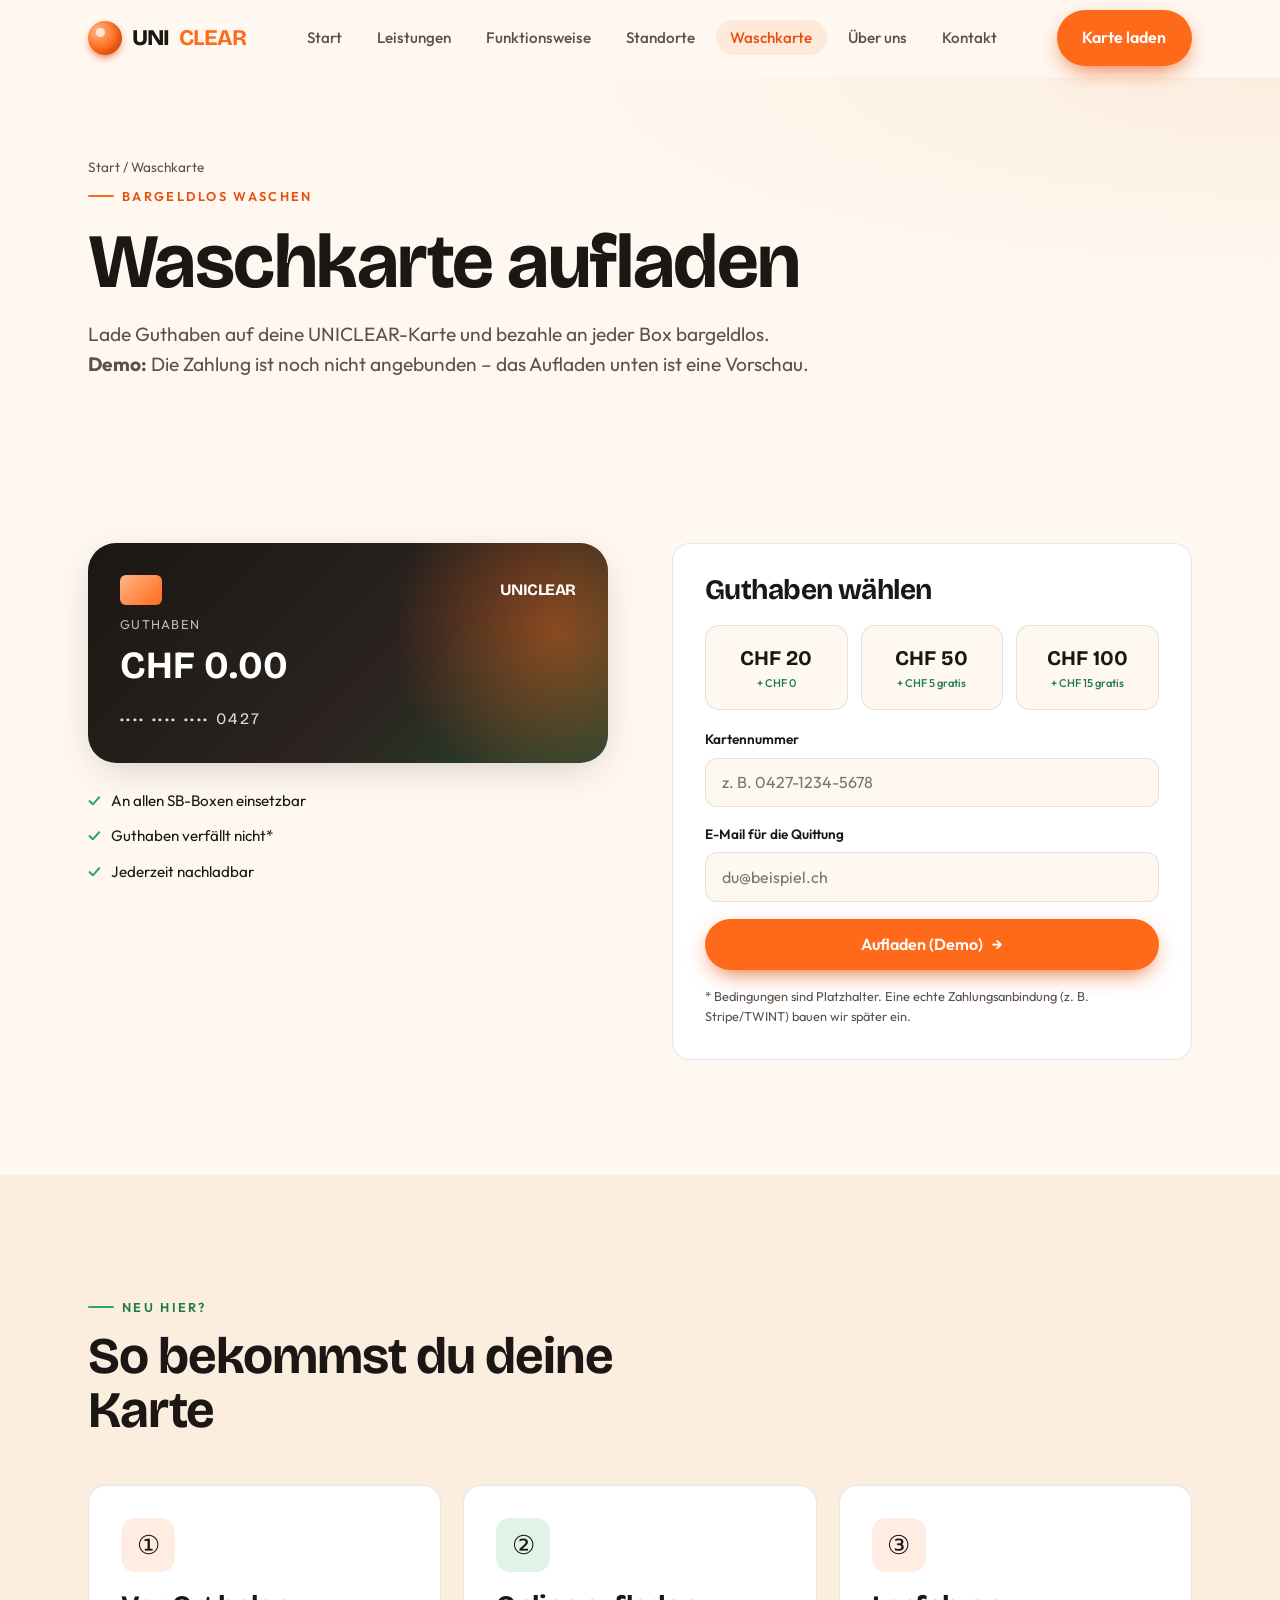
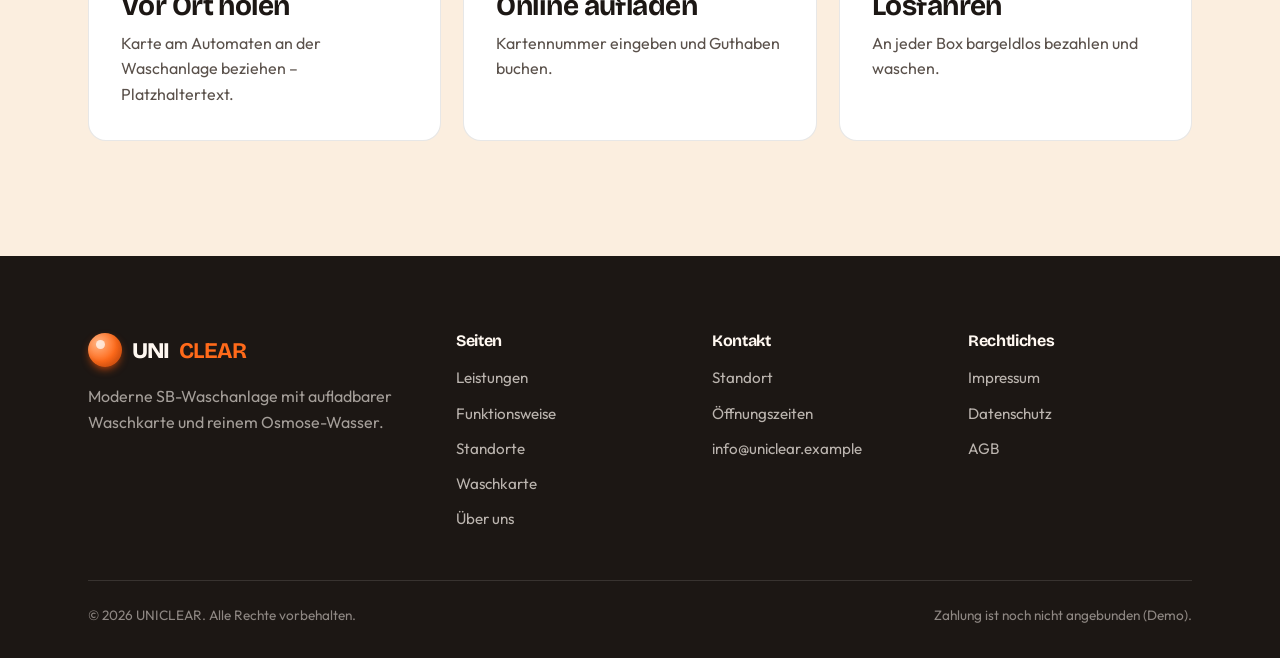
<file: shop.html>
<!DOCTYPE html>
<html lang="de">
<head>
  <meta charset="UTF-8">
  <meta name="viewport" content="width=device-width, initial-scale=1.0">
  <title>Waschkarte aufladen – UNICLEAR</title>
  <meta name="description" content="Lade deine UNICLEAR-Waschkarte bequem online auf und bezahle an jeder SB-Box bargeldlos.">
  <link rel="stylesheet" href="css/style.css">
</head>
<body>

  <header class="site-header">
    <div class="wrap nav">
      <a href="index.html" class="logo"><span class="mark"></span>UNI<b>CLEAR</b></a>
      <nav>
        <ul class="nav-links">
          <li><a href="index.html">Start</a></li>
          <li><a href="leistungen.html">Leistungen</a></li>
          <li><a href="funktion.html">Funktionsweise</a></li>
          <li><a href="standorte.html">Standorte</a></li>
          <li><a href="shop.html" class="active">Waschkarte</a></li>
          <li><a href="ueber-uns.html">Über uns</a></li>
          <li><a href="kontakt.html">Kontakt</a></li>
        </ul>
      </nav>
      <div class="nav-cta">
        <a href="shop.html" class="btn btn-primary">Karte laden</a>
        <button class="nav-toggle" aria-label="Menü" aria-expanded="false"><span></span><span></span><span></span></button>
      </div>
    </div>
  </header>

  <section class="page-hero">
    <div class="bubble-field" data-count="12"></div>
    <div class="wrap">
      <div class="breadcrumb reveal"><a href="index.html">Start</a> / Waschkarte</div>
      <span class="eyebrow reveal">Bargeldlos waschen</span>
      <h1 class="reveal" data-delay="1">Waschkarte aufladen</h1>
      <p class="lead reveal" data-delay="2">Lade Guthaben auf deine UNICLEAR-Karte und bezahle an jeder Box bargeldlos. <b>Demo:</b> Die Zahlung ist noch nicht angebunden – das Aufladen unten ist eine Vorschau.</p>
    </div>
  </section>

  <section>
    <div class="wrap">
      <div class="split" style="align-items:start;">
        <!-- Visuelle Karte -->
        <div class="reveal">
          <div class="wash-card">
            <div class="wc-top">
              <span class="chip"></span>
              <strong style="font-family:var(--font-display); letter-spacing:-0.03em;">UNICLEAR</strong>
            </div>
            <div class="wc-balance">
              <div class="lbl">Guthaben</div>
              <div class="amt" data-balance="0.00">CHF 0.00</div>
            </div>
            <div class="wc-num">•••• •••• •••• 0427</div>
          </div>
          <ul class="feat-list" style="margin-top:1.6rem;">
            <li>An allen SB-Boxen einsetzbar</li>
            <li>Guthaben verfällt nicht*</li>
            <li>Jederzeit nachladbar</li>
          </ul>
        </div>

        <!-- Aufladen -->
        <div class="topup reveal" data-delay="1">
          <h3>Guthaben wählen</h3>
          <div class="amount-grid">
            <div class="amount-opt" data-value="20">CHF 20<small>+ CHF 0</small></div>
            <div class="amount-opt" data-value="50">CHF 50<small>+ CHF 5 gratis</small></div>
            <div class="amount-opt" data-value="100">CHF 100<small>+ CHF 15 gratis</small></div>
          </div>
          <form id="topup-form">
            <div class="field">
              <label for="card-id">Kartennummer</label>
              <input type="text" id="card-id" placeholder="z. B. 0427-1234-5678" autocomplete="off">
            </div>
            <div class="field">
              <label for="email">E-Mail für die Quittung</label>
              <input type="email" id="email" placeholder="du@beispiel.ch">
            </div>
            <button type="submit" class="btn btn-primary" style="width:100%; justify-content:center;">Aufladen (Demo) <span class="arrow">→</span></button>
            <p id="topup-note" style="display:none; margin-top:1rem; color:var(--green-deep); font-weight:600;"></p>
          </form>
          <p style="font-size:0.8rem; margin-top:1rem;">* Bedingungen sind Platzhalter. Eine echte Zahlungsanbindung (z. B. Stripe/TWINT) bauen wir später ein.</p>
        </div>
      </div>
    </div>
  </section>

  <!-- Noch keine Karte? -->
  <section style="background: var(--cream-2);">
    <div class="wrap">
      <div class="section-head reveal"><span class="eyebrow green">Neu hier?</span><h2>So bekommst du deine Karte</h2></div>
      <div class="grid grid-3">
        <div class="card reveal"><div class="icon">①</div><h3>Vor Ort holen</h3><p>Karte am Automaten an der Waschanlage beziehen – Platzhaltertext.</p></div>
        <div class="card alt reveal" data-delay="1"><div class="icon">②</div><h3>Online aufladen</h3><p>Kartennummer eingeben und Guthaben buchen.</p></div>
        <div class="card reveal" data-delay="2"><div class="icon">③</div><h3>Losfahren</h3><p>An jeder Box bargeldlos bezahlen und waschen.</p></div>
      </div>
    </div>
  </section>

  <footer class="site-footer">
    <div class="wrap">
      <div class="footer-grid">
        <div><a href="index.html" class="logo"><span class="mark"></span>UNI<b style="color:var(--orange)">CLEAR</b></a><p>Moderne SB-Waschanlage mit aufladbarer Waschkarte und reinem Osmose-Wasser.</p></div>
        <div class="footer-col"><h4>Seiten</h4><ul><li><a href="leistungen.html">Leistungen</a></li><li><a href="funktion.html">Funktionsweise</a></li><li><a href="standorte.html">Standorte</a></li><li><a href="shop.html">Waschkarte</a></li><li><a href="ueber-uns.html">Über uns</a></li></ul></div>
        <div class="footer-col"><h4>Kontakt</h4><ul><li><a href="kontakt.html">Standort</a></li><li><a href="kontakt.html">Öffnungszeiten</a></li><li><a href="mailto:info@uniclear.example">info@uniclear.example</a></li></ul></div>
        <div class="footer-col"><h4>Rechtliches</h4><ul><li><a href="#">Impressum</a></li><li><a href="#">Datenschutz</a></li><li><a href="#">AGB</a></li></ul></div>
      </div>
      <div class="footer-bottom"><span>© 2026 UNICLEAR. Alle Rechte vorbehalten.</span><span>Zahlung ist noch nicht angebunden (Demo).</span></div>
    </div>
  </footer>

  <script src="js/main.js"></script>
</body>
</html>
</file>
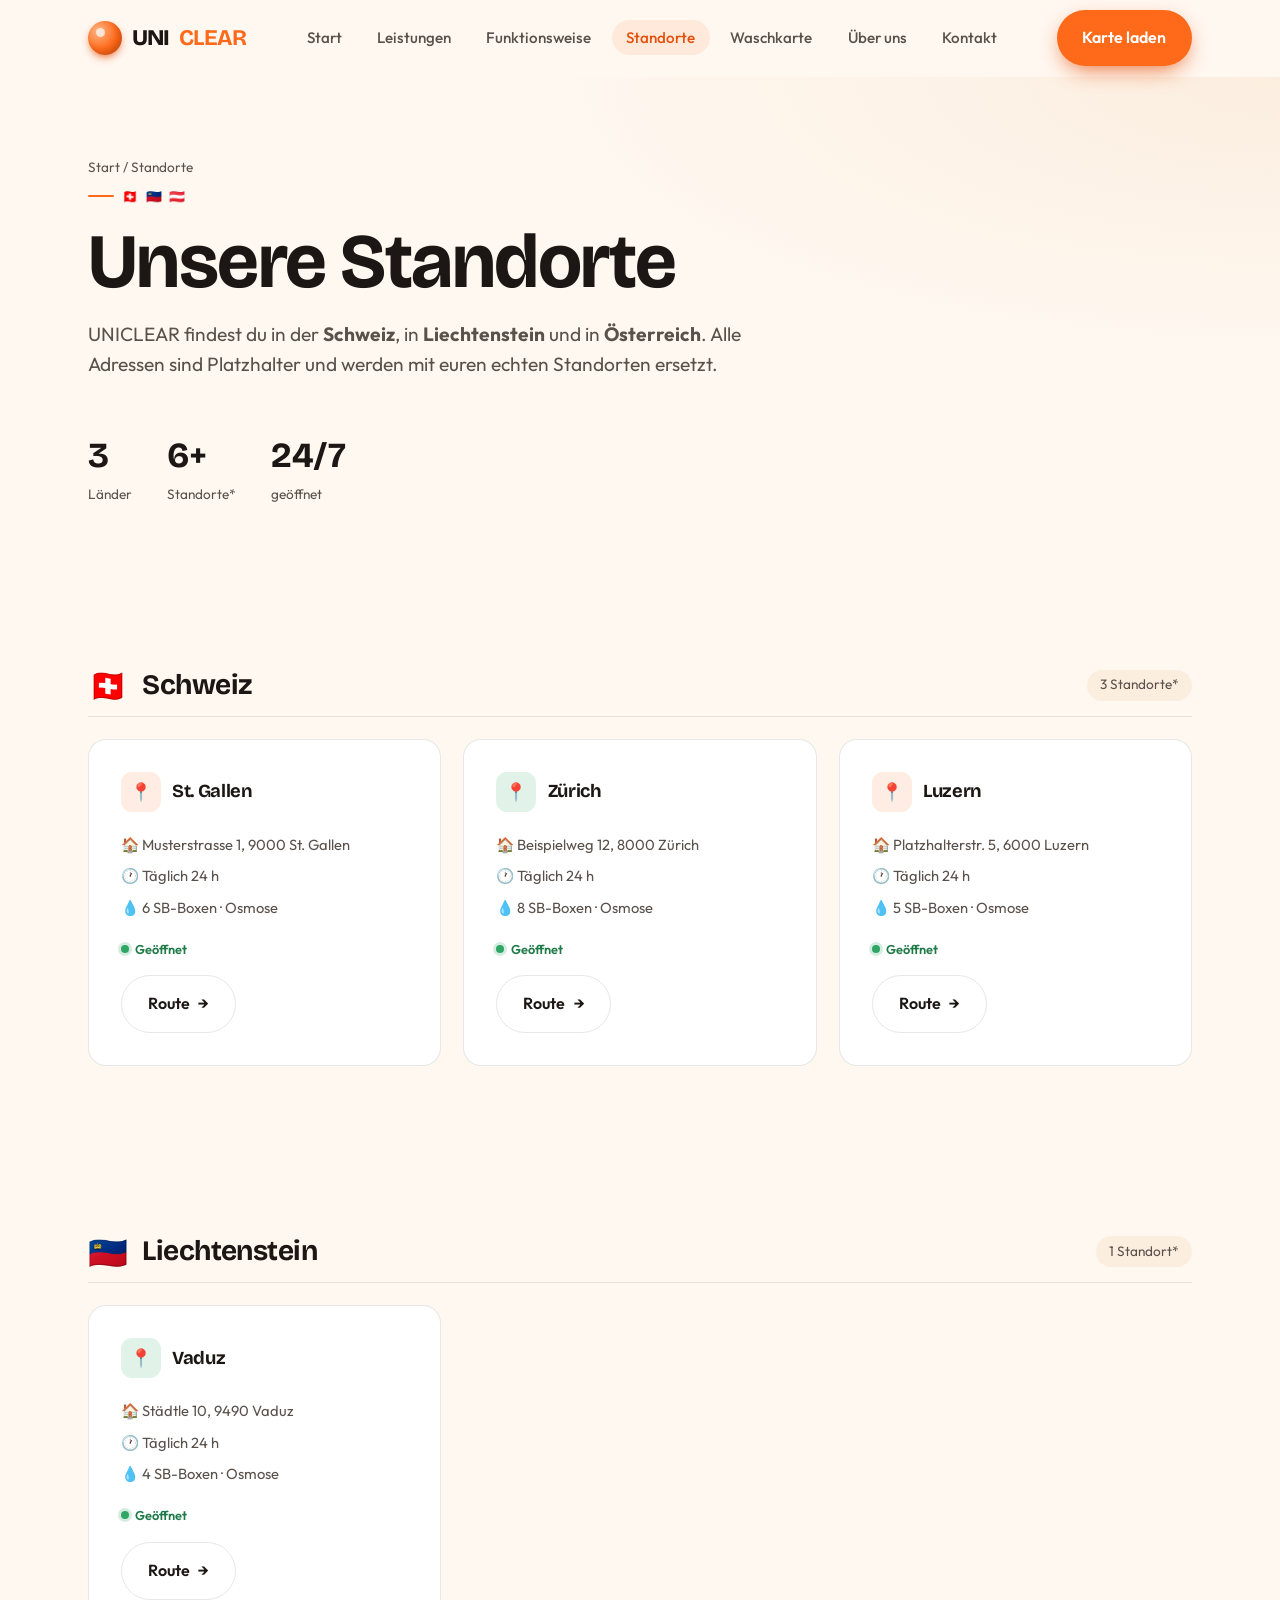
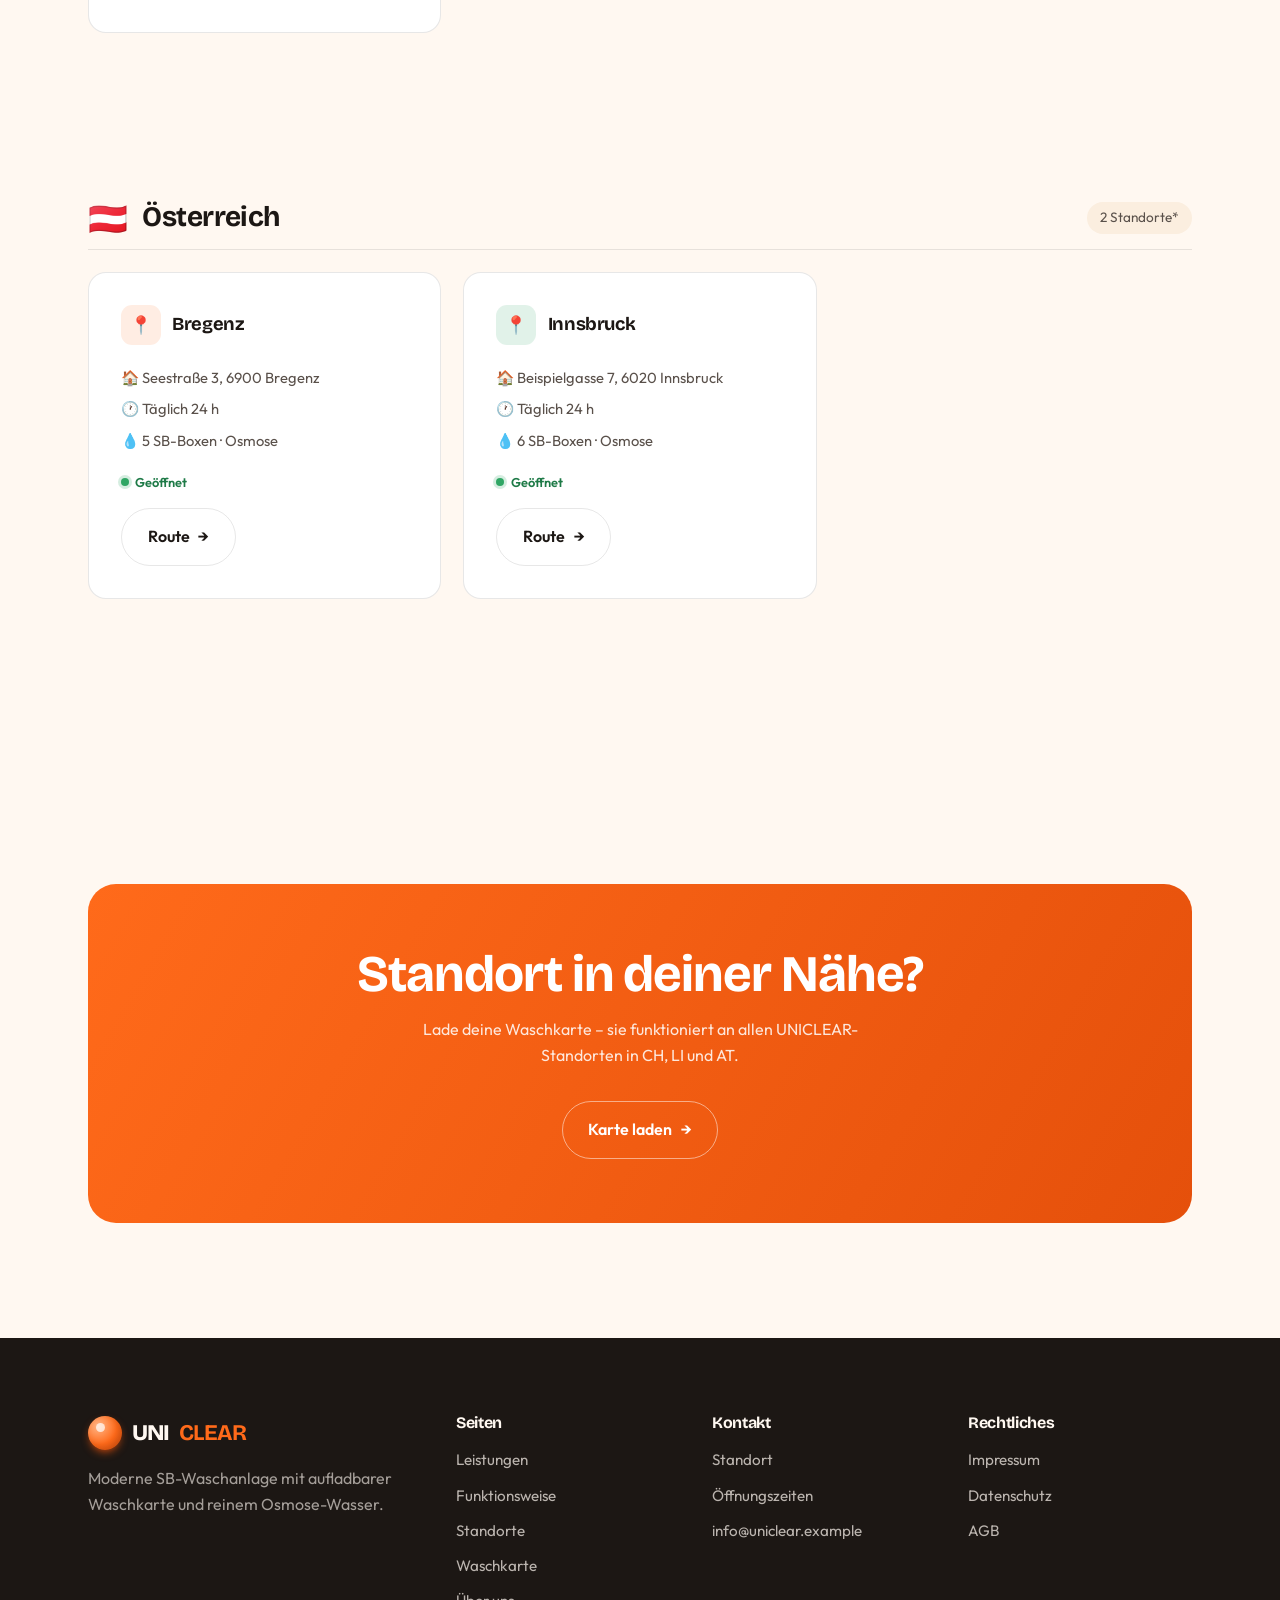
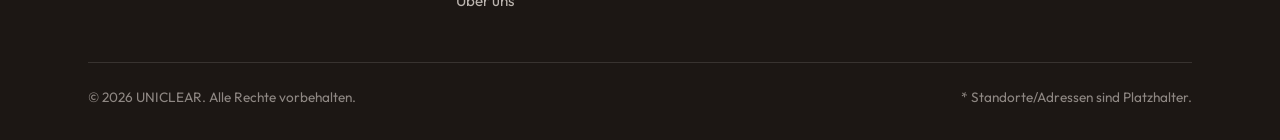
<file: standorte.html>
<!DOCTYPE html>
<html lang="de">
<head>
  <meta charset="UTF-8">
  <meta name="viewport" content="width=device-width, initial-scale=1.0">
  <title>Standorte – UNICLEAR</title>
  <meta name="description" content="UNICLEAR Waschanlagen-Standorte in der Schweiz, Liechtenstein und Österreich.">
  <link rel="stylesheet" href="css/style.css">
</head>
<body>

  <header class="site-header">
    <div class="wrap nav">
      <a href="index.html" class="logo"><span class="mark"></span>UNI<b>CLEAR</b></a>
      <nav>
        <ul class="nav-links">
          <li><a href="index.html">Start</a></li>
          <li><a href="leistungen.html">Leistungen</a></li>
          <li><a href="funktion.html">Funktionsweise</a></li>
          <li><a href="standorte.html" class="active">Standorte</a></li>
          <li><a href="shop.html">Waschkarte</a></li>
          <li><a href="ueber-uns.html">Über uns</a></li>
          <li><a href="kontakt.html">Kontakt</a></li>
        </ul>
      </nav>
      <div class="nav-cta">
        <a href="shop.html" class="btn btn-primary">Karte laden</a>
        <button class="nav-toggle" aria-label="Menü" aria-expanded="false"><span></span><span></span><span></span></button>
      </div>
    </div>
  </header>

  <section class="page-hero">
    <div class="bubble-field" data-count="12"></div>
    <div class="wrap">
      <div class="breadcrumb reveal"><a href="index.html">Start</a> / Standorte</div>
      <span class="eyebrow reveal">🇨🇭 🇱🇮 🇦🇹</span>
      <h1 class="reveal" data-delay="1">Unsere Standorte</h1>
      <p class="lead reveal" data-delay="2">UNICLEAR findest du in der <b>Schweiz</b>, in <b>Liechtenstein</b> und in <b>Österreich</b>. Alle Adressen sind Platzhalter und werden mit euren echten Standorten ersetzt.</p>
      <div class="hero-stats reveal" data-delay="3">
        <div class="stat"><div class="num">3</div><div class="lbl">Länder</div></div>
        <div class="stat"><div class="num">6+</div><div class="lbl">Standorte*</div></div>
        <div class="stat"><div class="num">24/7</div><div class="lbl">geöffnet</div></div>
      </div>
    </div>
  </section>

  <!-- Schweiz -->
  <section>
    <div class="wrap">
      <div class="country-block">
        <div class="country-head reveal">
          <span class="flag">🇨🇭</span>
          <h3>Schweiz</h3>
          <span class="count">3 Standorte*</span>
        </div>
        <div class="grid grid-3">
          <article class="card loc-card reveal">
            <div class="loc-top"><span class="pin">📍</span><h4>St. Gallen</h4></div>
            <div class="loc-meta">
              <span>🏠 Musterstrasse 1, 9000 St. Gallen</span>
              <span>🕐 Täglich 24 h</span>
              <span>💧 6 SB-Boxen · Osmose</span>
            </div>
            <span class="loc-status" style="margin-bottom:1rem;">Geöffnet</span>
            <a href="#" class="btn btn-ghost">Route <span class="arrow">→</span></a>
          </article>
          <article class="card loc-card alt reveal" data-delay="1">
            <div class="loc-top"><span class="pin">📍</span><h4>Zürich</h4></div>
            <div class="loc-meta">
              <span>🏠 Beispielweg 12, 8000 Zürich</span>
              <span>🕐 Täglich 24 h</span>
              <span>💧 8 SB-Boxen · Osmose</span>
            </div>
            <span class="loc-status" style="margin-bottom:1rem;">Geöffnet</span>
            <a href="#" class="btn btn-ghost">Route <span class="arrow">→</span></a>
          </article>
          <article class="card loc-card reveal" data-delay="2">
            <div class="loc-top"><span class="pin">📍</span><h4>Luzern</h4></div>
            <div class="loc-meta">
              <span>🏠 Platzhalterstr. 5, 6000 Luzern</span>
              <span>🕐 Täglich 24 h</span>
              <span>💧 5 SB-Boxen · Osmose</span>
            </div>
            <span class="loc-status" style="margin-bottom:1rem;">Geöffnet</span>
            <a href="#" class="btn btn-ghost">Route <span class="arrow">→</span></a>
          </article>
        </div>
      </div>
    </div>
  </section>

  <!-- Liechtenstein -->
  <section style="padding-top:0;">
    <div class="wrap">
      <div class="country-block">
        <div class="country-head reveal">
          <span class="flag">🇱🇮</span>
          <h3>Liechtenstein</h3>
          <span class="count">1 Standort*</span>
        </div>
        <div class="grid grid-3">
          <article class="card loc-card alt reveal">
            <div class="loc-top"><span class="pin">📍</span><h4>Vaduz</h4></div>
            <div class="loc-meta">
              <span>🏠 Städtle 10, 9490 Vaduz</span>
              <span>🕐 Täglich 24 h</span>
              <span>💧 4 SB-Boxen · Osmose</span>
            </div>
            <span class="loc-status" style="margin-bottom:1rem;">Geöffnet</span>
            <a href="#" class="btn btn-ghost">Route <span class="arrow">→</span></a>
          </article>
        </div>
      </div>
    </div>
  </section>

  <!-- Österreich -->
  <section style="padding-top:0;">
    <div class="wrap">
      <div class="country-block">
        <div class="country-head reveal">
          <span class="flag">🇦🇹</span>
          <h3>Österreich</h3>
          <span class="count">2 Standorte*</span>
        </div>
        <div class="grid grid-3">
          <article class="card loc-card reveal">
            <div class="loc-top"><span class="pin">📍</span><h4>Bregenz</h4></div>
            <div class="loc-meta">
              <span>🏠 Seestraße 3, 6900 Bregenz</span>
              <span>🕐 Täglich 24 h</span>
              <span>💧 5 SB-Boxen · Osmose</span>
            </div>
            <span class="loc-status" style="margin-bottom:1rem;">Geöffnet</span>
            <a href="#" class="btn btn-ghost">Route <span class="arrow">→</span></a>
          </article>
          <article class="card loc-card alt reveal" data-delay="1">
            <div class="loc-top"><span class="pin">📍</span><h4>Innsbruck</h4></div>
            <div class="loc-meta">
              <span>🏠 Beispielgasse 7, 6020 Innsbruck</span>
              <span>🕐 Täglich 24 h</span>
              <span>💧 6 SB-Boxen · Osmose</span>
            </div>
            <span class="loc-status" style="margin-bottom:1rem;">Geöffnet</span>
            <a href="#" class="btn btn-ghost">Route <span class="arrow">→</span></a>
          </article>
        </div>
      </div>
    </div>
  </section>

  <section>
    <div class="wrap">
      <div class="cta-band reveal">
        <div class="bubble-field" data-count="10"></div>
        <div style="position:relative; z-index:2;">
          <h2>Standort in deiner Nähe?</h2>
          <p>Lade deine Waschkarte – sie funktioniert an allen UNICLEAR-Standorten in CH, LI und AT.</p>
          <a href="shop.html" class="btn btn-ghost">Karte laden <span class="arrow">→</span></a>
        </div>
      </div>
    </div>
  </section>

  <footer class="site-footer">
    <div class="wrap">
      <div class="footer-grid">
        <div><a href="index.html" class="logo"><span class="mark"></span>UNI<b style="color:var(--orange)">CLEAR</b></a><p>Moderne SB-Waschanlage mit aufladbarer Waschkarte und reinem Osmose-Wasser.</p></div>
        <div class="footer-col"><h4>Seiten</h4><ul><li><a href="leistungen.html">Leistungen</a></li><li><a href="funktion.html">Funktionsweise</a></li><li><a href="standorte.html">Standorte</a></li><li><a href="shop.html">Waschkarte</a></li><li><a href="ueber-uns.html">Über uns</a></li></ul></div>
        <div class="footer-col"><h4>Kontakt</h4><ul><li><a href="kontakt.html">Standort</a></li><li><a href="kontakt.html">Öffnungszeiten</a></li><li><a href="mailto:info@uniclear.example">info@uniclear.example</a></li></ul></div>
        <div class="footer-col"><h4>Rechtliches</h4><ul><li><a href="#">Impressum</a></li><li><a href="#">Datenschutz</a></li><li><a href="#">AGB</a></li></ul></div>
      </div>
      <div class="footer-bottom"><span>© 2026 UNICLEAR. Alle Rechte vorbehalten.</span><span>* Standorte/Adressen sind Platzhalter.</span></div>
    </div>
  </footer>

  <script src="js/main.js"></script>
</body>
</html>
</file>
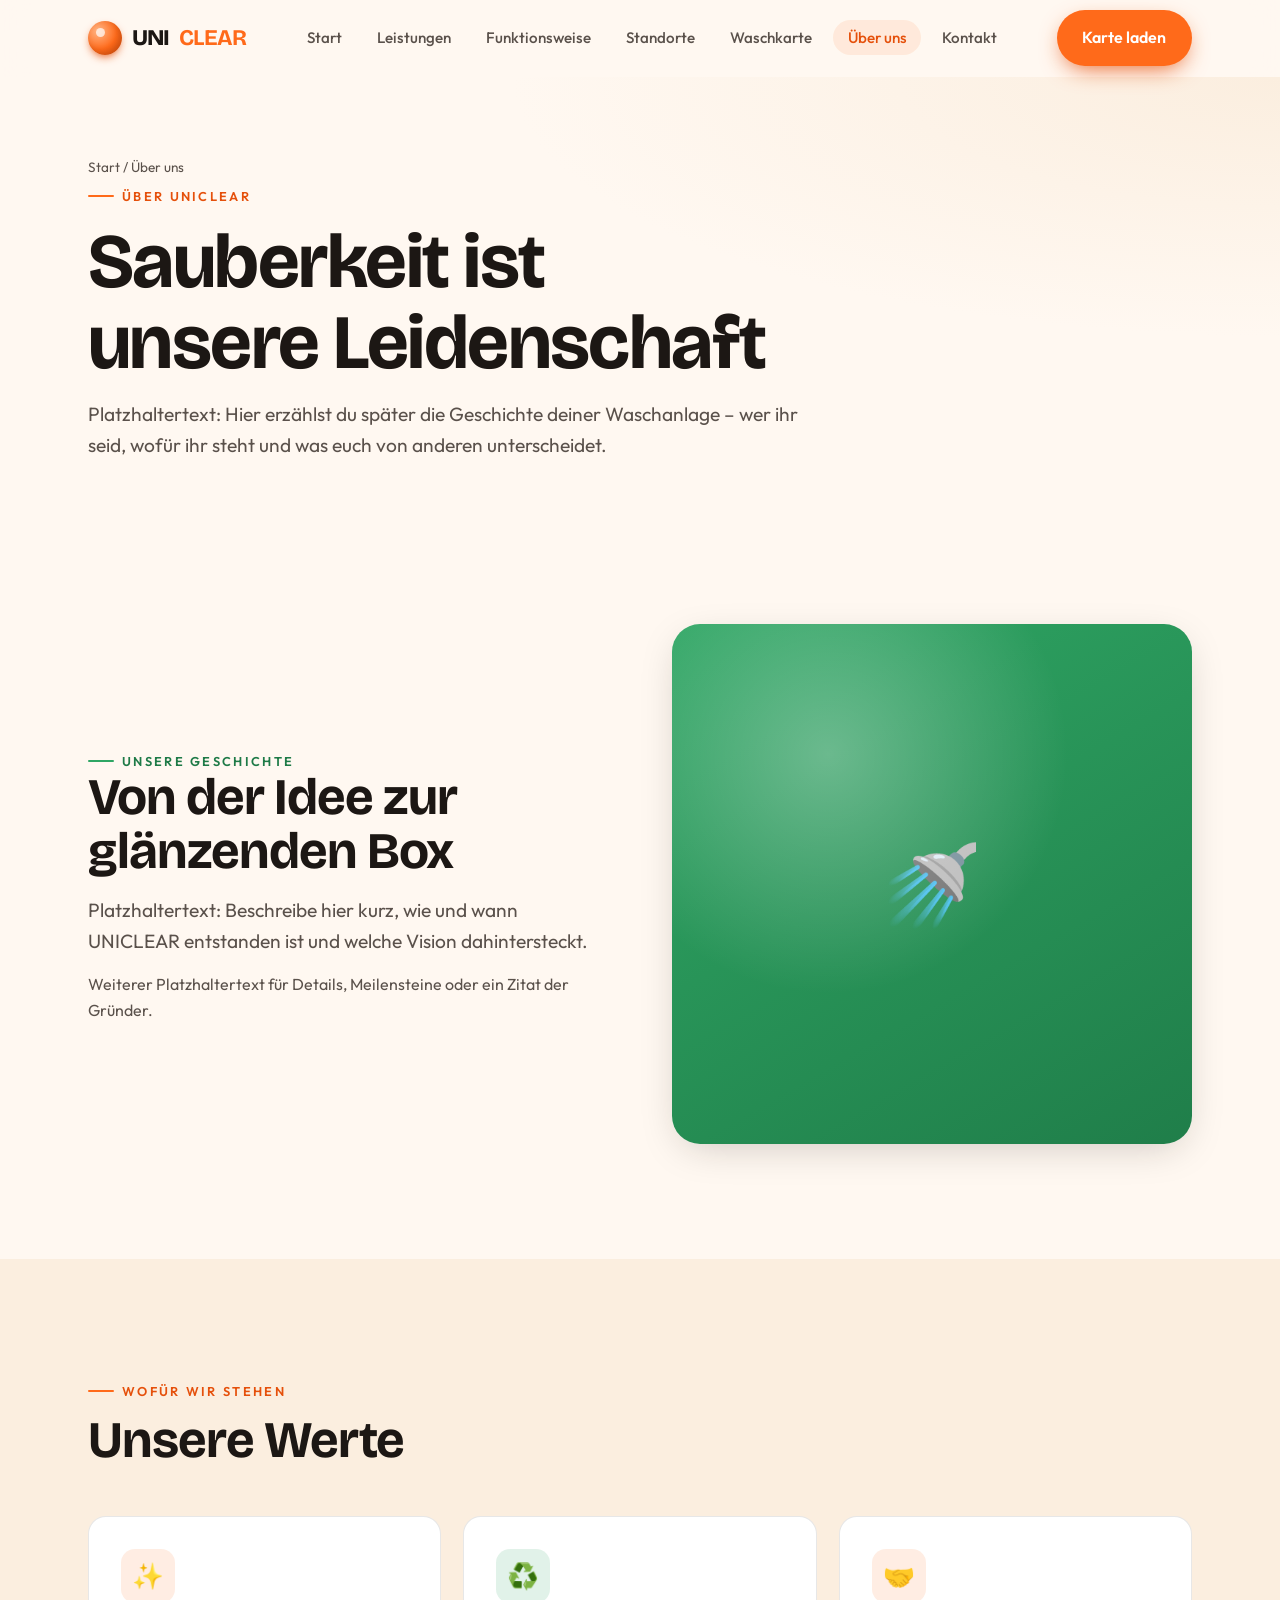
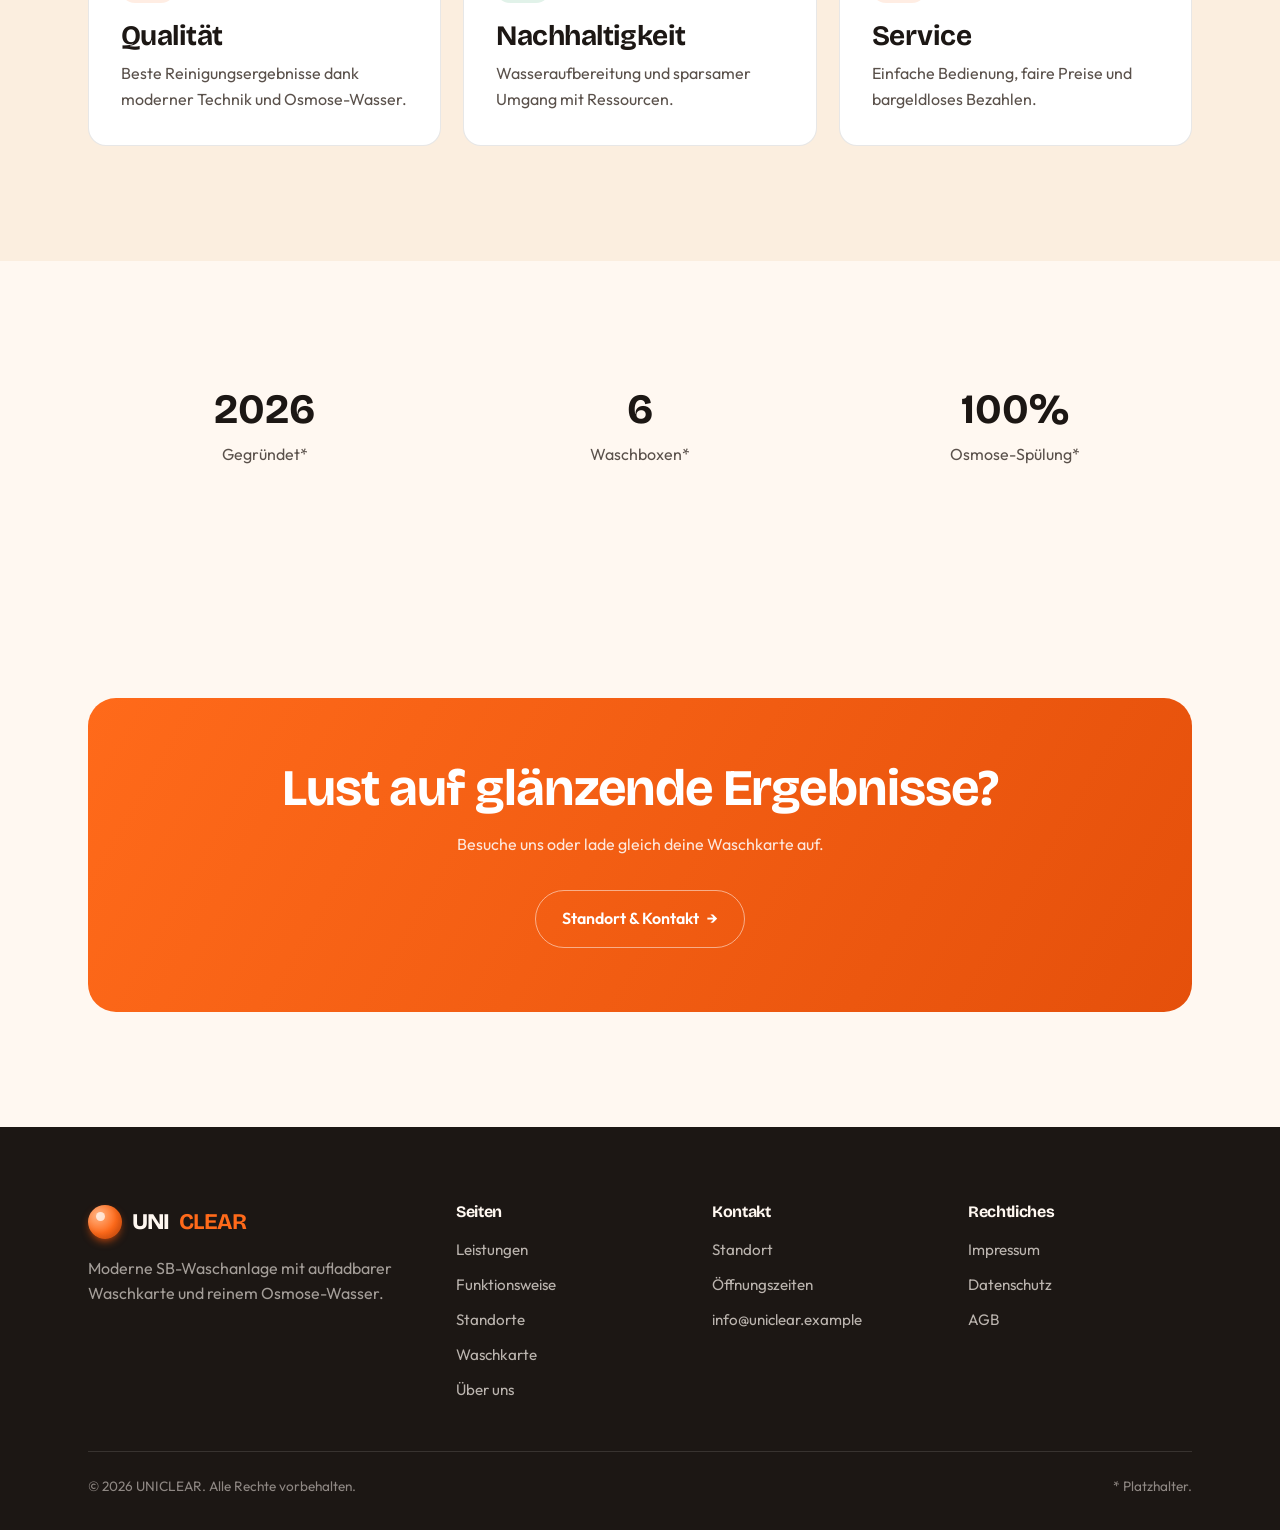
<file: ueber-uns.html>
<!DOCTYPE html>
<html lang="de">
<head>
  <meta charset="UTF-8">
  <meta name="viewport" content="width=device-width, initial-scale=1.0">
  <title>Über uns – UNICLEAR</title>
  <meta name="description" content="Wer hinter UNICLEAR steht – moderne Waschtechnik mit Fokus auf Sauberkeit, Service und Nachhaltigkeit.">
  <link rel="stylesheet" href="css/style.css">
</head>
<body>

  <header class="site-header">
    <div class="wrap nav">
      <a href="index.html" class="logo"><span class="mark"></span>UNI<b>CLEAR</b></a>
      <nav>
        <ul class="nav-links">
          <li><a href="index.html">Start</a></li>
          <li><a href="leistungen.html">Leistungen</a></li>
          <li><a href="funktion.html">Funktionsweise</a></li>
          <li><a href="standorte.html">Standorte</a></li>
          <li><a href="shop.html">Waschkarte</a></li>
          <li><a href="ueber-uns.html" class="active">Über uns</a></li>
          <li><a href="kontakt.html">Kontakt</a></li>
        </ul>
      </nav>
      <div class="nav-cta">
        <a href="shop.html" class="btn btn-primary">Karte laden</a>
        <button class="nav-toggle" aria-label="Menü" aria-expanded="false"><span></span><span></span><span></span></button>
      </div>
    </div>
  </header>

  <section class="page-hero">
    <div class="bubble-field" data-count="12"></div>
    <div class="wrap">
      <div class="breadcrumb reveal"><a href="index.html">Start</a> / Über uns</div>
      <span class="eyebrow reveal">Über UNICLEAR</span>
      <h1 class="reveal" data-delay="1">Sauberkeit ist<br>unsere Leidenschaft</h1>
      <p class="lead reveal" data-delay="2">Platzhaltertext: Hier erzählst du später die Geschichte deiner Waschanlage – wer ihr seid, wofür ihr steht und was euch von anderen unterscheidet.</p>
    </div>
  </section>

  <section>
    <div class="wrap">
      <div class="split">
        <div class="reveal">
          <span class="eyebrow green">Unsere Geschichte</span>
          <h2>Von der Idee zur glänzenden Box</h2>
          <p class="lead" style="margin-top:1rem;">Platzhaltertext: Beschreibe hier kurz, wie und wann UNICLEAR entstanden ist und welche Vision dahintersteckt.</p>
          <p style="margin-top:1rem;">Weiterer Platzhaltertext für Details, Meilensteine oder ein Zitat der Gründer.</p>
        </div>
        <div class="media-box reveal" data-delay="1">🚿</div>
      </div>
    </div>
  </section>

  <section style="background: var(--cream-2);">
    <div class="wrap">
      <div class="section-head reveal"><span class="eyebrow">Wofür wir stehen</span><h2>Unsere Werte</h2></div>
      <div class="grid grid-3">
        <div class="card reveal"><div class="icon">✨</div><h3>Qualität</h3><p>Beste Reinigungsergebnisse dank moderner Technik und Osmose-Wasser.</p></div>
        <div class="card alt reveal" data-delay="1"><div class="icon">♻️</div><h3>Nachhaltigkeit</h3><p>Wasseraufbereitung und sparsamer Umgang mit Ressourcen.</p></div>
        <div class="card reveal" data-delay="2"><div class="icon">🤝</div><h3>Service</h3><p>Einfache Bedienung, faire Preise und bargeldloses Bezahlen.</p></div>
      </div>
    </div>
  </section>

  <section>
    <div class="wrap">
      <div class="grid grid-3" style="text-align:center;">
        <div class="reveal"><div class="price" style="margin:0;">2026</div><p>Gegründet*</p></div>
        <div class="reveal" data-delay="1"><div class="price" style="margin:0;">6</div><p>Waschboxen*</p></div>
        <div class="reveal" data-delay="2"><div class="price" style="margin:0;">100%</div><p>Osmose-Spülung*</p></div>
      </div>
    </div>
  </section>

  <section>
    <div class="wrap">
      <div class="cta-band reveal">
        <div class="bubble-field" data-count="10"></div>
        <div style="position:relative; z-index:2;">
          <h2>Lust auf glänzende Ergebnisse?</h2>
          <p>Besuche uns oder lade gleich deine Waschkarte auf.</p>
          <a href="kontakt.html" class="btn btn-ghost">Standort & Kontakt <span class="arrow">→</span></a>
        </div>
      </div>
    </div>
  </section>

  <footer class="site-footer">
    <div class="wrap">
      <div class="footer-grid">
        <div><a href="index.html" class="logo"><span class="mark"></span>UNI<b style="color:var(--orange)">CLEAR</b></a><p>Moderne SB-Waschanlage mit aufladbarer Waschkarte und reinem Osmose-Wasser.</p></div>
        <div class="footer-col"><h4>Seiten</h4><ul><li><a href="leistungen.html">Leistungen</a></li><li><a href="funktion.html">Funktionsweise</a></li><li><a href="standorte.html">Standorte</a></li><li><a href="shop.html">Waschkarte</a></li><li><a href="ueber-uns.html">Über uns</a></li></ul></div>
        <div class="footer-col"><h4>Kontakt</h4><ul><li><a href="kontakt.html">Standort</a></li><li><a href="kontakt.html">Öffnungszeiten</a></li><li><a href="mailto:info@uniclear.example">info@uniclear.example</a></li></ul></div>
        <div class="footer-col"><h4>Rechtliches</h4><ul><li><a href="#">Impressum</a></li><li><a href="#">Datenschutz</a></li><li><a href="#">AGB</a></li></ul></div>
      </div>
      <div class="footer-bottom"><span>© 2026 UNICLEAR. Alle Rechte vorbehalten.</span><span>* Platzhalter.</span></div>
    </div>
  </footer>

  <script src="js/main.js"></script>
</body>
</html>
</file>
<file: css/style.css>
/* ============================================================
   UNICLEAR – Design System
   Marke: Waschanlage | Primär: Orange | Sekundär: Grün
   ============================================================ */

@import url('https://fonts.googleapis.com/css2?family=Bricolage+Grotesque:opsz,wght@12..96,400..800&family=Outfit:wght@300;400;500;600;700&display=swap');

:root {
  /* Marken-Farben */
  --orange:        #FF6A1A;
  --orange-deep:   #E5500B;
  --orange-soft:   #FFB585;
  --green:         #2FA664;
  --green-deep:    #1E7A47;
  --green-soft:    #A6E3C0;

  /* Neutrale Töne */
  --ink:           #1C1714;
  --ink-soft:      #5A514B;
  --cream:         #FFF8F1;
  --cream-2:       #FBEEDF;
  --white:         #FFFFFF;
  --line:          rgba(28, 23, 20, 0.10);

  /* Typo */
  --font-display: 'Bricolage Grotesque', serif;
  --font-body:    'Outfit', sans-serif;

  /* Maße */
  --radius:    18px;
  --radius-lg: 28px;
  --maxw:      1200px;
  --shadow:    0 10px 40px -12px rgba(28, 23, 20, 0.25);
  --shadow-sm: 0 4px 18px -8px rgba(28, 23, 20, 0.20);

  --ease: cubic-bezier(0.22, 1, 0.36, 1);
}

* { margin: 0; padding: 0; box-sizing: border-box; }

html { scroll-behavior: smooth; }

body {
  font-family: var(--font-body);
  color: var(--ink);
  background: var(--cream);
  line-height: 1.6;
  overflow-x: hidden;
  -webkit-font-smoothing: antialiased;
}

/* ---------- Typografie ---------- */
h1, h2, h3, h4 { font-family: var(--font-display); line-height: 1.05; font-weight: 700; letter-spacing: -0.02em; }
h1 { font-size: clamp(2.6rem, 6vw, 5.2rem); }
h2 { font-size: clamp(2rem, 4vw, 3.4rem); }
h3 { font-size: clamp(1.3rem, 2.2vw, 1.8rem); }
p  { color: var(--ink-soft); }
a  { color: inherit; text-decoration: none; }

.eyebrow {
  display: inline-flex; align-items: center; gap: 0.5rem;
  font-size: 0.8rem; font-weight: 600; letter-spacing: 0.18em;
  text-transform: uppercase; color: var(--orange-deep);
}
.eyebrow::before { content: ""; width: 26px; height: 2px; background: var(--orange); border-radius: 2px; }
.eyebrow.green { color: var(--green-deep); }
.eyebrow.green::before { background: var(--green); }

/* ---------- Layout ---------- */
.wrap { width: 100%; max-width: var(--maxw); margin-inline: auto; padding-inline: clamp(1.2rem, 4vw, 3rem); }
section { position: relative; padding-block: clamp(4rem, 9vw, 8rem); }
.lead { font-size: clamp(1.05rem, 1.5vw, 1.25rem); max-width: 56ch; }

/* ---------- Buttons ---------- */
.btn {
  display: inline-flex; align-items: center; gap: 0.55rem;
  font-family: var(--font-body); font-weight: 600; font-size: 1rem;
  padding: 0.95rem 1.6rem; border-radius: 100px; border: none; cursor: pointer;
  transition: transform 0.3s var(--ease), box-shadow 0.3s var(--ease), background 0.3s;
}
.btn-primary { background: var(--orange); color: var(--white); box-shadow: 0 8px 24px -8px var(--orange-deep); }
.btn-primary:hover { transform: translateY(-3px); box-shadow: 0 14px 30px -8px var(--orange-deep); background: var(--orange-deep); }
.btn-ghost { background: transparent; color: var(--ink); border: 1.5px solid var(--line); }
.btn-ghost:hover { border-color: var(--ink); transform: translateY(-3px); }
.btn-green { background: var(--green); color: var(--white); box-shadow: 0 8px 24px -8px var(--green-deep); }
.btn-green:hover { transform: translateY(-3px); background: var(--green-deep); }
.btn .arrow { transition: transform 0.3s var(--ease); }
.btn:hover .arrow { transform: translateX(4px); }

/* ============================================================
   Header / Navigation
   ============================================================ */
.site-header {
  position: sticky; top: 0; z-index: 100;
  backdrop-filter: blur(14px);
  background: rgba(255, 248, 241, 0.78);
  border-bottom: 1px solid transparent;
  transition: border-color 0.3s, background 0.3s;
}
.site-header.scrolled { border-color: var(--line); background: rgba(255, 248, 241, 0.92); }
.nav { display: flex; align-items: center; justify-content: space-between; height: 76px; }

.logo { display: flex; align-items: center; gap: 0.6rem; font-family: var(--font-display); font-weight: 800; font-size: 1.4rem; letter-spacing: -0.03em; }
.logo .mark {
  width: 34px; height: 34px; border-radius: 50%;
  background: radial-gradient(circle at 30% 30%, var(--orange-soft), var(--orange) 55%, var(--orange-deep));
  position: relative; box-shadow: inset -3px -3px 6px rgba(0,0,0,0.15), 0 4px 10px -3px var(--orange-deep);
}
.logo .mark::after { content: ""; position: absolute; top: 7px; left: 8px; width: 9px; height: 9px; border-radius: 50%; background: rgba(255,255,255,0.7); }
.logo b { color: var(--orange); }

.nav-links { display: flex; gap: 0.4rem; list-style: none; }
.nav-links a {
  font-size: 0.95rem; font-weight: 500; padding: 0.5rem 0.9rem; border-radius: 100px;
  color: var(--ink-soft); transition: color 0.2s, background 0.2s;
}
.nav-links a:hover { color: var(--ink); background: var(--cream-2); }
.nav-links a.active { color: var(--orange-deep); background: rgba(255,106,26,0.10); }

.nav-cta { display: flex; align-items: center; gap: 0.8rem; }
.nav-toggle { display: none; background: none; border: none; cursor: pointer; width: 44px; height: 44px; flex-direction: column; gap: 5px; justify-content: center; align-items: center; }
.nav-toggle span { width: 24px; height: 2px; background: var(--ink); border-radius: 2px; transition: transform 0.3s, opacity 0.3s; }
.nav-toggle.open span:nth-child(1) { transform: translateY(7px) rotate(45deg); }
.nav-toggle.open span:nth-child(2) { opacity: 0; }
.nav-toggle.open span:nth-child(3) { transform: translateY(-7px) rotate(-45deg); }

/* ============================================================
   Bubbles (scroll-aware Hintergrund)
   ============================================================ */
.bubble-field { position: absolute; inset: 0; overflow: hidden; pointer-events: none; z-index: 0; }
.bubble {
  position: absolute; bottom: -120px; border-radius: 50%;
  background: radial-gradient(circle at 32% 30%, rgba(255,255,255,0.9), rgba(255,255,255,0.15) 42%, rgba(47,166,100,0.18) 75%, rgba(255,106,26,0.10));
  border: 1px solid rgba(255,255,255,0.6);
  box-shadow: inset -4px -6px 12px rgba(47,166,100,0.12), 0 4px 14px -6px rgba(28,23,20,0.18);
  animation: rise linear infinite;
  will-change: transform, opacity;
}
@keyframes rise {
  0%   { transform: translateY(0) translateX(0); opacity: 0; }
  10%  { opacity: 0.9; }
  90%  { opacity: 0.7; }
  100% { transform: translateY(-120vh) translateX(var(--drift, 20px)); opacity: 0; }
}
/* Beim Scrollen ausgelöste "Pop"-Blasen */
.pop-layer { position: fixed; inset: 0; pointer-events: none; z-index: 60; overflow: hidden; }
.pop {
  position: absolute; border-radius: 50%;
  background: radial-gradient(circle at 32% 30%, rgba(255,255,255,0.95), rgba(255,106,26,0.18) 60%, rgba(47,166,100,0.12));
  border: 1px solid rgba(255,255,255,0.7);
  animation: pop-burst 0.9s var(--ease) forwards;
}
@keyframes pop-burst {
  0%   { transform: scale(0.4); opacity: 0; }
  35%  { transform: scale(1); opacity: 0.95; }
  100% { transform: scale(1.6); opacity: 0; }
}

/* ============================================================
   Hero
   ============================================================ */
.hero { position: relative; padding-block: clamp(4rem, 10vw, 8rem) clamp(5rem, 11vw, 9rem); background:
    radial-gradient(120% 90% at 80% 0%, var(--cream-2), transparent 55%),
    radial-gradient(90% 70% at 0% 100%, rgba(47,166,100,0.10), transparent 60%);
}
.hero .wrap { position: relative; z-index: 2; }
.hero-grid { display: grid; grid-template-columns: 1.15fr 0.85fr; gap: clamp(2rem, 5vw, 4rem); align-items: center; }
.hero h1 { margin: 1.2rem 0 1.4rem; }
.hero h1 .accent { color: var(--orange); }
.hero h1 .accent-g { color: var(--green); }
.hero-actions { display: flex; gap: 0.9rem; flex-wrap: wrap; margin-top: 2rem; }
.hero-stats { display: flex; gap: 2.2rem; margin-top: 3rem; flex-wrap: wrap; }
.stat .num { font-family: var(--font-display); font-size: 2.2rem; font-weight: 700; color: var(--ink); }
.stat .lbl { font-size: 0.85rem; color: var(--ink-soft); }

.hero-visual {
  position: relative; aspect-ratio: 4/5; border-radius: var(--radius-lg);
  background: linear-gradient(160deg, var(--orange) 0%, var(--orange-deep) 60%, var(--green-deep) 130%);
  box-shadow: var(--shadow); overflow: hidden; display: grid; place-items: center;
}
.hero-visual::before { content: ""; position: absolute; inset: 0; background:
    radial-gradient(circle at 70% 20%, rgba(255,255,255,0.35), transparent 40%),
    radial-gradient(circle at 20% 80%, rgba(47,166,100,0.5), transparent 45%); }
.hero-visual .car { font-size: clamp(5rem, 14vw, 9rem); filter: drop-shadow(0 10px 20px rgba(0,0,0,0.25)); position: relative; z-index: 1; }
.hero-visual .shine { position: absolute; top: 0; left: -60%; width: 50%; height: 100%; background: linear-gradient(100deg, transparent, rgba(255,255,255,0.45), transparent); animation: shine 4.5s var(--ease) infinite; }
@keyframes shine { 0% { left: -60%; } 55%,100% { left: 130%; } }

/* ============================================================
   Reusable: Cards / Grids
   ============================================================ */
.section-head { max-width: 60ch; margin-bottom: 3rem; }
.section-head h2 { margin: 0.8rem 0 1rem; }

.grid { display: grid; gap: 1.4rem; }
.grid-3 { grid-template-columns: repeat(3, 1fr); }
.grid-2 { grid-template-columns: repeat(2, 1fr); }

.card {
  background: var(--white); border: 1px solid var(--line); border-radius: var(--radius);
  padding: 2rem; transition: transform 0.4s var(--ease), box-shadow 0.4s var(--ease), border-color 0.3s;
}
.card:hover { transform: translateY(-6px); box-shadow: var(--shadow); border-color: transparent; }
.card .icon {
  width: 54px; height: 54px; border-radius: 14px; display: grid; place-items: center; font-size: 1.6rem;
  background: rgba(255,106,26,0.12); margin-bottom: 1.2rem;
}
.card.alt .icon { background: rgba(47,166,100,0.14); }
.card h3 { margin-bottom: 0.6rem; }

/* Preis-Karten */
.price-card { display: flex; flex-direction: column; position: relative; }
.price-card.featured { background: var(--ink); color: var(--cream); border-color: var(--ink); }
.price-card.featured p, .price-card.featured .price small { color: rgba(255,248,241,0.7); }
.price-card .badge { position: absolute; top: 1.4rem; right: 1.4rem; font-size: 0.7rem; font-weight: 700; letter-spacing: 0.1em; text-transform: uppercase; background: var(--orange); color: #fff; padding: 0.3rem 0.7rem; border-radius: 100px; }
.price { font-family: var(--font-display); font-size: 2.6rem; font-weight: 700; margin: 1rem 0; }
.price small { font-size: 1rem; font-weight: 400; color: var(--ink-soft); }
.feat-list { list-style: none; margin: 1.2rem 0 2rem; display: grid; gap: 0.7rem; }
.feat-list li { display: flex; gap: 0.6rem; align-items: flex-start; font-size: 0.95rem; }
.feat-list li::before { content: "✓"; color: var(--green); font-weight: 700; }
.price-card.featured .feat-list li::before { color: var(--orange-soft); }
.price-card .btn { margin-top: auto; justify-content: center; }

/* Prozess / Steps */
.steps { counter-reset: step; display: grid; gap: 1.4rem; }
.step { display: grid; grid-template-columns: auto 1fr; gap: 1.4rem; align-items: start; }
.step .num-badge {
  counter-increment: step; width: 52px; height: 52px; border-radius: 50%; display: grid; place-items: center;
  font-family: var(--font-display); font-weight: 700; font-size: 1.3rem; color: #fff;
  background: var(--green); box-shadow: 0 6px 16px -6px var(--green-deep);
}
.step::before { content: counter(step, decimal-leading-zero); display: none; }

/* Split-Info */
.split { display: grid; grid-template-columns: 1fr 1fr; gap: clamp(2rem,5vw,4rem); align-items: center; }
.media-box {
  border-radius: var(--radius-lg); aspect-ratio: 1/1; display: grid; place-items: center; font-size: 5rem;
  background: linear-gradient(150deg, var(--green) 0%, var(--green-deep) 110%);
  color: #fff; box-shadow: var(--shadow); position: relative; overflow: hidden;
}
.media-box.orange { background: linear-gradient(150deg, var(--orange) 0%, var(--orange-deep) 110%); }
.media-box::after { content:""; position:absolute; inset:0; background: radial-gradient(circle at 30% 25%, rgba(255,255,255,0.3), transparent 45%); }

/* CTA-Band */
.cta-band { background: linear-gradient(120deg, var(--orange), var(--orange-deep)); color: #fff; border-radius: var(--radius-lg); padding: clamp(2.5rem,5vw,4rem); text-align: center; position: relative; overflow: hidden; }
.cta-band h2 { color: #fff; }
.cta-band p { color: rgba(255,255,255,0.85); margin: 1rem auto 2rem; max-width: 46ch; }
.cta-band .btn-ghost { color: #fff; border-color: rgba(255,255,255,0.5); }
.cta-band .btn-ghost:hover { border-color: #fff; background: rgba(255,255,255,0.12); }

/* ============================================================
   Page Hero (Unterseiten)
   ============================================================ */
.page-hero { padding-block: clamp(3rem,7vw,5rem) clamp(2rem,4vw,3rem); background: radial-gradient(100% 100% at 100% 0%, var(--cream-2), transparent 60%); position: relative; }
.page-hero .wrap { position: relative; z-index: 2; }
.page-hero h1 { margin: 1rem 0; }
.breadcrumb { font-size: 0.85rem; color: var(--ink-soft); }
.breadcrumb a:hover { color: var(--orange-deep); }

/* ============================================================
   Shop / Waschkarte
   ============================================================ */
.wash-card {
  border-radius: var(--radius-lg); padding: 2rem; color: #fff; position: relative; overflow: hidden;
  background: linear-gradient(135deg, var(--ink) 0%, #2b2420 60%, var(--green-deep) 160%);
  box-shadow: var(--shadow); min-height: 220px; display: flex; flex-direction: column; justify-content: space-between;
}
.wash-card::after { content:""; position:absolute; top:-40%; right:-20%; width: 60%; height: 160%; background: radial-gradient(circle, rgba(255,106,26,0.45), transparent 70%); }
.wash-card .wc-top { display: flex; justify-content: space-between; align-items: center; position: relative; z-index: 1; }
.wash-card .chip { width: 42px; height: 30px; border-radius: 6px; background: linear-gradient(135deg, var(--orange-soft), var(--orange)); }
.wash-card .wc-balance { position: relative; z-index: 1; }
.wash-card .wc-balance .lbl { font-size: 0.8rem; opacity: 0.7; letter-spacing: 0.1em; text-transform: uppercase; }
.wash-card .wc-balance .amt { font-family: var(--font-display); font-size: 2.4rem; font-weight: 700; }
.wash-card .wc-num { font-family: var(--font-display); letter-spacing: 0.15em; position: relative; z-index: 1; opacity: 0.85; }

.topup { background: var(--white); border: 1px solid var(--line); border-radius: var(--radius); padding: 2rem; }
.amount-grid { display: grid; grid-template-columns: repeat(3, 1fr); gap: 0.8rem; margin: 1.2rem 0; }
.amount-opt {
  border: 1.5px solid var(--line); border-radius: 14px; padding: 1rem; text-align: center; cursor: pointer;
  font-family: var(--font-display); font-weight: 700; font-size: 1.3rem; transition: all 0.25s var(--ease); background: var(--cream);
}
.amount-opt:hover { border-color: var(--orange); }
.amount-opt.selected { border-color: var(--orange); background: rgba(255,106,26,0.10); color: var(--orange-deep); transform: translateY(-2px); }
.amount-opt small { display: block; font-family: var(--font-body); font-size: 0.7rem; font-weight: 500; color: var(--green-deep); }

/* ============================================================
   Forms
   ============================================================ */
.field { margin-bottom: 1.1rem; }
.field label { display: block; font-size: 0.85rem; font-weight: 600; margin-bottom: 0.4rem; }
.field input, .field textarea, .field select {
  width: 100%; font-family: var(--font-body); font-size: 1rem; padding: 0.85rem 1rem;
  border: 1.5px solid var(--line); border-radius: 12px; background: var(--cream); color: var(--ink); transition: border-color 0.2s;
}
.field input:focus, .field textarea:focus, .field select:focus { outline: none; border-color: var(--orange); }
.field textarea { resize: vertical; min-height: 120px; }

/* Info-Liste / Kontakt */
.info-row { display: flex; gap: 1rem; padding: 1.1rem 0; border-bottom: 1px solid var(--line); align-items: flex-start; }
.info-row .ico { font-size: 1.4rem; }
.info-row b { display: block; font-family: var(--font-display); }

/* ============================================================
   Footer
   ============================================================ */
.site-footer { background: var(--ink); color: var(--cream); padding-block: clamp(3rem,6vw,5rem) 2rem; }
.footer-grid { display: grid; grid-template-columns: 1.5fr 1fr 1fr 1fr; gap: 2rem; }
.site-footer .logo { color: var(--cream); margin-bottom: 1rem; }
.site-footer p { color: rgba(255,248,241,0.6); max-width: 34ch; }
.footer-col h4 { font-size: 1rem; margin-bottom: 1rem; }
.footer-col ul { list-style: none; display: grid; gap: 0.6rem; }
.footer-col a { color: rgba(255,248,241,0.7); font-size: 0.95rem; }
.footer-col a:hover { color: var(--orange-soft); }
.footer-bottom { margin-top: 3rem; padding-top: 1.5rem; border-top: 1px solid rgba(255,248,241,0.12); display: flex; justify-content: space-between; flex-wrap: wrap; gap: 1rem; font-size: 0.85rem; color: rgba(255,248,241,0.5); }

/* ============================================================
   Reveal-Animationen (beim Scrollen)
   ============================================================ */
.reveal { opacity: 0; transform: translateY(28px); transition: opacity 0.7s var(--ease), transform 0.7s var(--ease); }
.reveal.in { opacity: 1; transform: none; }
.reveal[data-delay="1"] { transition-delay: 0.08s; }
.reveal[data-delay="2"] { transition-delay: 0.16s; }
.reveal[data-delay="3"] { transition-delay: 0.24s; }

/* ============================================================
   News-Slider
   ============================================================ */
.news { background: var(--cream-2); }
.news-head { display: flex; justify-content: space-between; align-items: flex-end; gap: 1rem; flex-wrap: wrap; margin-bottom: 2.4rem; }
.news-controls { display: flex; gap: 0.6rem; }
.slider-btn {
  width: 48px; height: 48px; border-radius: 50%; border: 1.5px solid var(--line); background: var(--white);
  cursor: pointer; font-size: 1.2rem; display: grid; place-items: center; color: var(--ink);
  transition: transform 0.3s var(--ease), border-color 0.3s, background 0.3s;
}
.slider-btn:hover { border-color: var(--orange); color: var(--orange-deep); transform: translateY(-2px); }

.news-viewport { overflow: hidden; border-radius: var(--radius-lg); }
.news-track { display: flex; transition: transform 0.6s var(--ease); }
.news-slide { min-width: 100%; box-sizing: border-box; }
.news-slide-inner {
  display: grid; grid-template-columns: 1fr 1fr; min-height: 380px;
  background: var(--white); border: 1px solid var(--line); border-radius: var(--radius-lg); overflow: hidden;
}
.news-media { display: grid; place-items: center; font-size: 5rem; color: #fff; position: relative; overflow: hidden;
  background: linear-gradient(150deg, var(--orange), var(--orange-deep)); }
.news-slide:nth-child(even) .news-media { background: linear-gradient(150deg, var(--green), var(--green-deep)); }
.news-media::after { content:""; position:absolute; inset:0; background: radial-gradient(circle at 30% 25%, rgba(255,255,255,0.35), transparent 50%); }
.news-body { padding: clamp(1.8rem, 4vw, 3rem); display: flex; flex-direction: column; justify-content: center; }
.news-date { font-size: 0.8rem; font-weight: 600; letter-spacing: 0.12em; text-transform: uppercase; color: var(--orange-deep); }
.news-tag { display: inline-block; align-self: flex-start; font-size: 0.72rem; font-weight: 700; letter-spacing: 0.08em; text-transform: uppercase; background: rgba(47,166,100,0.14); color: var(--green-deep); padding: 0.3rem 0.7rem; border-radius: 100px; margin-top: 0.8rem; }
.news-body h3 { margin: 0.8rem 0; font-size: clamp(1.4rem, 2.6vw, 2rem); }
.news-dots { display: flex; gap: 0.5rem; justify-content: center; margin-top: 1.6rem; }
.news-dot { width: 9px; height: 9px; border-radius: 50%; border: none; background: var(--line); cursor: pointer; transition: all 0.3s var(--ease); padding: 0; }
.news-dot.active { background: var(--orange); width: 26px; border-radius: 5px; }

/* ============================================================
   Standorte
   ============================================================ */
.country-block { margin-bottom: 3.4rem; }
.country-head { display: flex; align-items: center; gap: 0.9rem; margin-bottom: 1.4rem; padding-bottom: 0.9rem; border-bottom: 1px solid var(--line); }
.country-head .flag { font-size: 2rem; line-height: 1; }
.country-head h3 { margin: 0; }
.country-head .count { margin-left: auto; font-size: 0.85rem; color: var(--ink-soft); background: var(--cream-2); padding: 0.3rem 0.8rem; border-radius: 100px; }

.loc-card { display: flex; flex-direction: column; }
.loc-card .loc-top { display: flex; align-items: center; gap: 0.7rem; margin-bottom: 0.9rem; }
.loc-card .pin { width: 40px; height: 40px; border-radius: 11px; display: grid; place-items: center; font-size: 1.1rem; background: rgba(255,106,26,0.12); }
.loc-card.alt .pin { background: rgba(47,166,100,0.14); }
.loc-card h4 { font-family: var(--font-display); font-size: 1.15rem; margin: 0; }
.loc-meta { display: grid; gap: 0.5rem; margin: 0.4rem 0 1.2rem; }
.loc-meta span { display: flex; gap: 0.55rem; align-items: flex-start; font-size: 0.92rem; color: var(--ink-soft); }
.loc-card .btn { margin-top: auto; align-self: flex-start; }
.loc-status { display: inline-flex; align-items: center; gap: 0.4rem; font-size: 0.8rem; font-weight: 600; color: var(--green-deep); }
.loc-status::before { content: ""; width: 8px; height: 8px; border-radius: 50%; background: var(--green); box-shadow: 0 0 0 3px rgba(47,166,100,0.2); }

/* ============================================================
   Responsive
   ============================================================ */
@media (max-width: 900px) {
  .hero-grid { grid-template-columns: 1fr; }
  .hero-visual { max-width: 360px; margin-inline: auto; order: -1; aspect-ratio: 5/4; }
  .grid-3 { grid-template-columns: 1fr 1fr; }
  .split { grid-template-columns: 1fr; }
  .footer-grid { grid-template-columns: 1fr 1fr; }
}
@media (max-width: 720px) {
  .nav-links { position: fixed; inset: 76px 0 auto 0; flex-direction: column; background: var(--cream); padding: 1.2rem clamp(1.2rem,4vw,3rem) 2rem; gap: 0.2rem; border-bottom: 1px solid var(--line); transform: translateY(-130%); transition: transform 0.4s var(--ease); box-shadow: var(--shadow-sm); }
  .nav-links.open { transform: none; }
  .nav-links a { padding: 0.9rem 1rem; }
  .nav-toggle { display: flex; }
  .nav .btn { display: none; }
  .grid-3, .grid-2 { grid-template-columns: 1fr; }
  .amount-grid { grid-template-columns: 1fr 1fr; }
  .footer-grid { grid-template-columns: 1fr; }
  .news-slide-inner { grid-template-columns: 1fr; }
  .news-media { min-height: 180px; font-size: 3.4rem; }
}

@media (prefers-reduced-motion: reduce) {
  *, *::before, *::after { animation: none !important; transition: none !important; }
  .reveal { opacity: 1; transform: none; }
}
</file>
